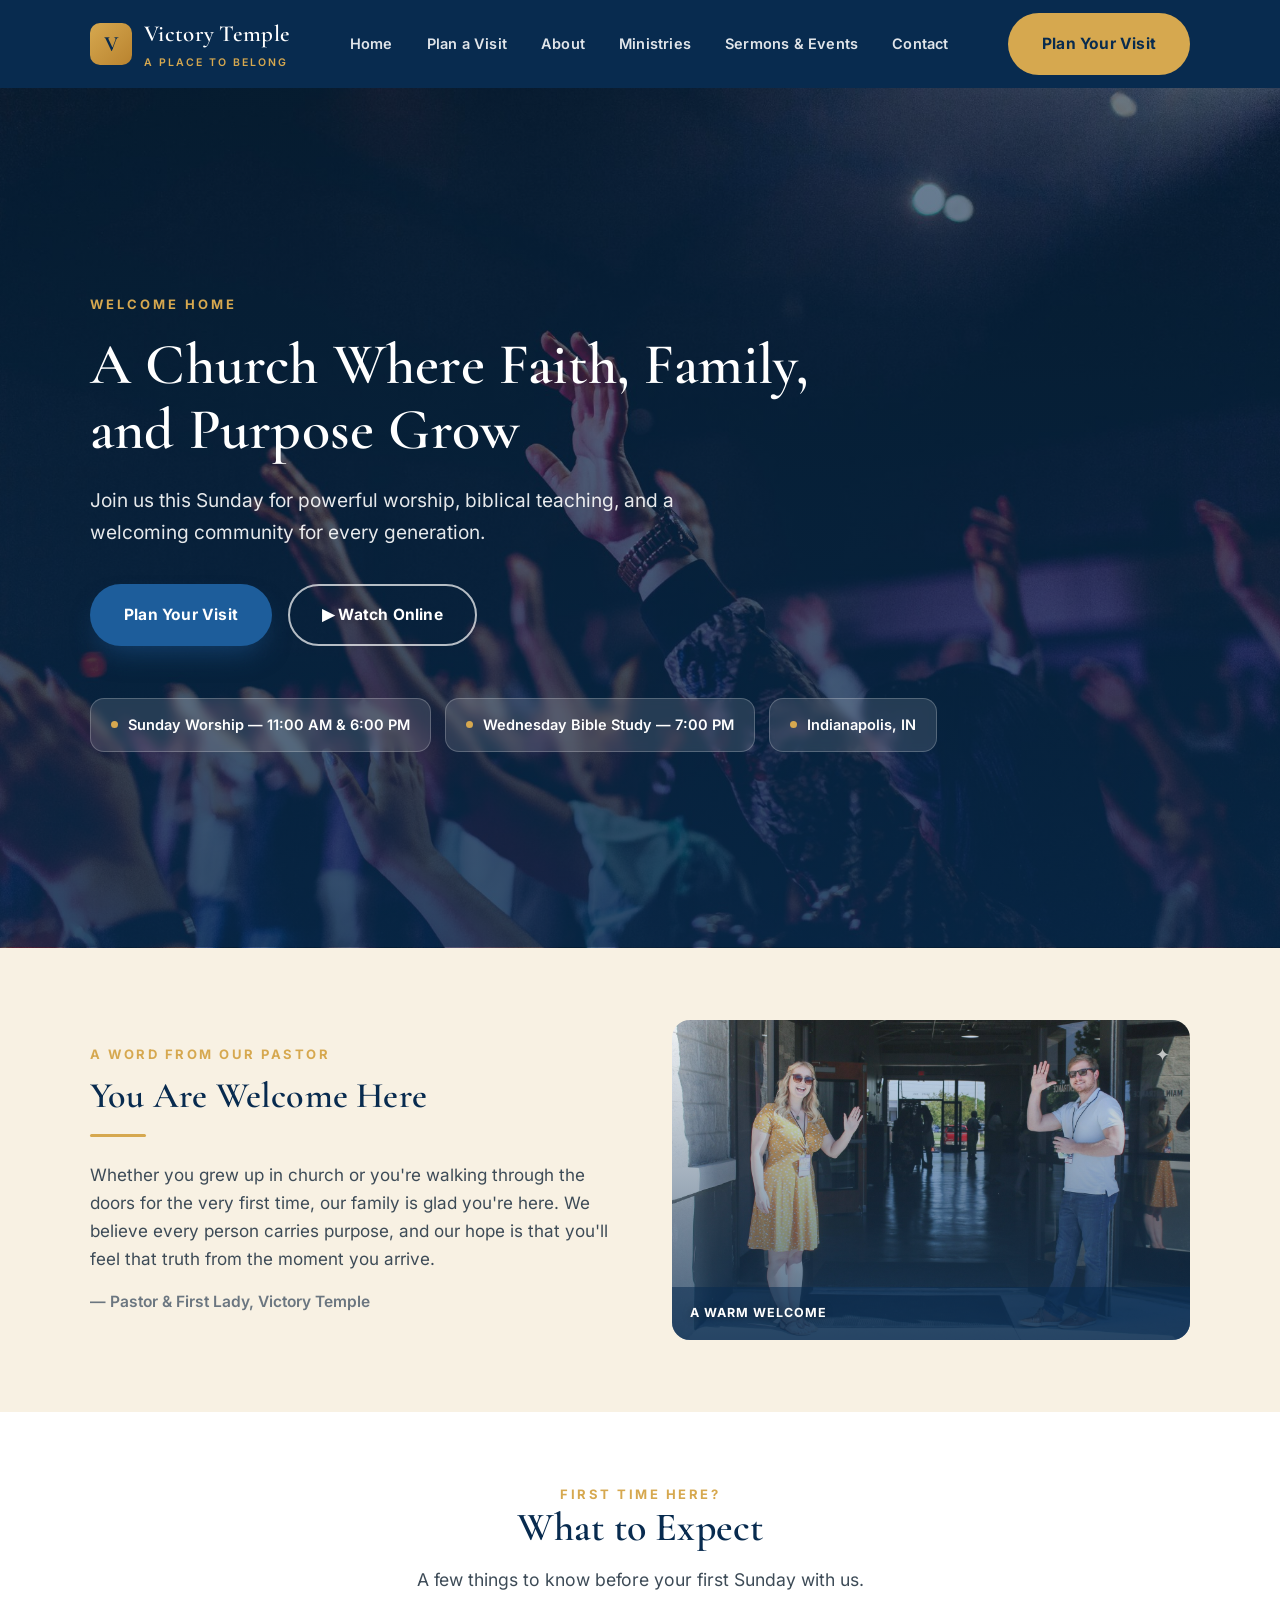
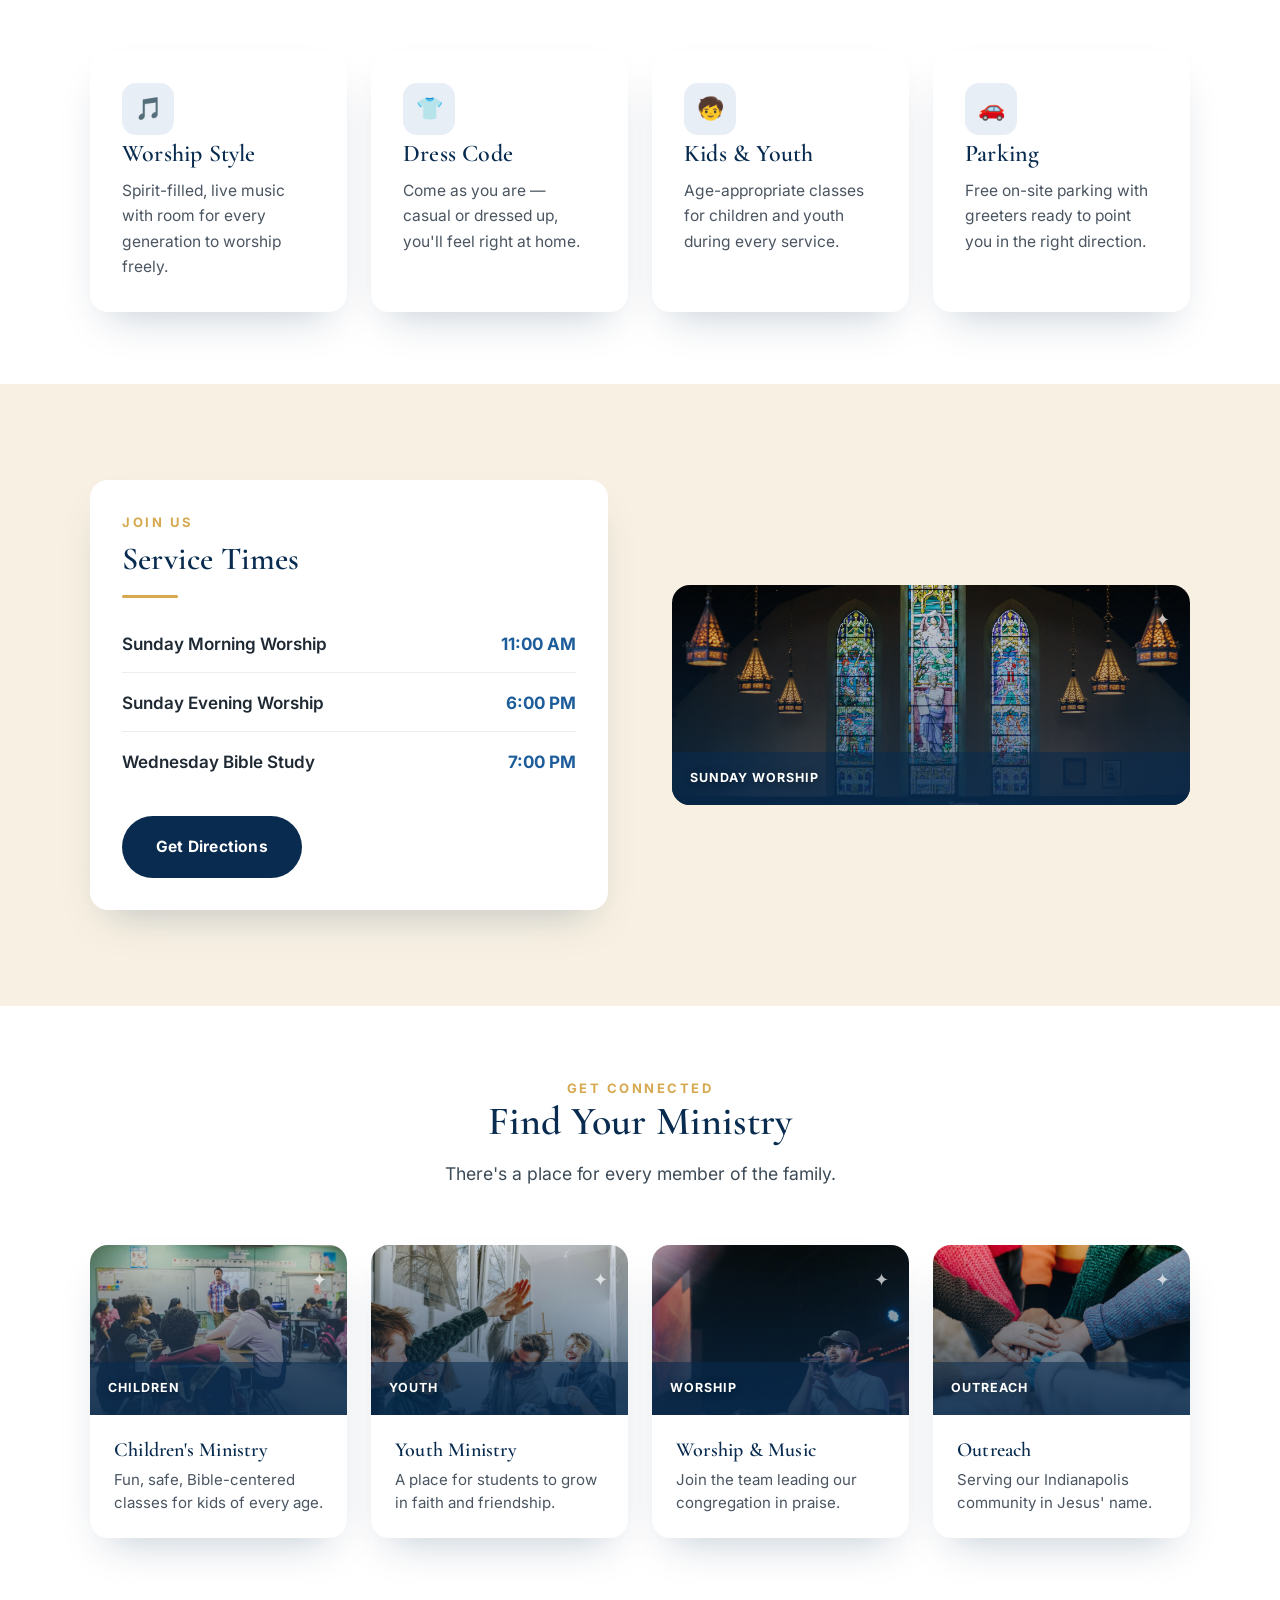
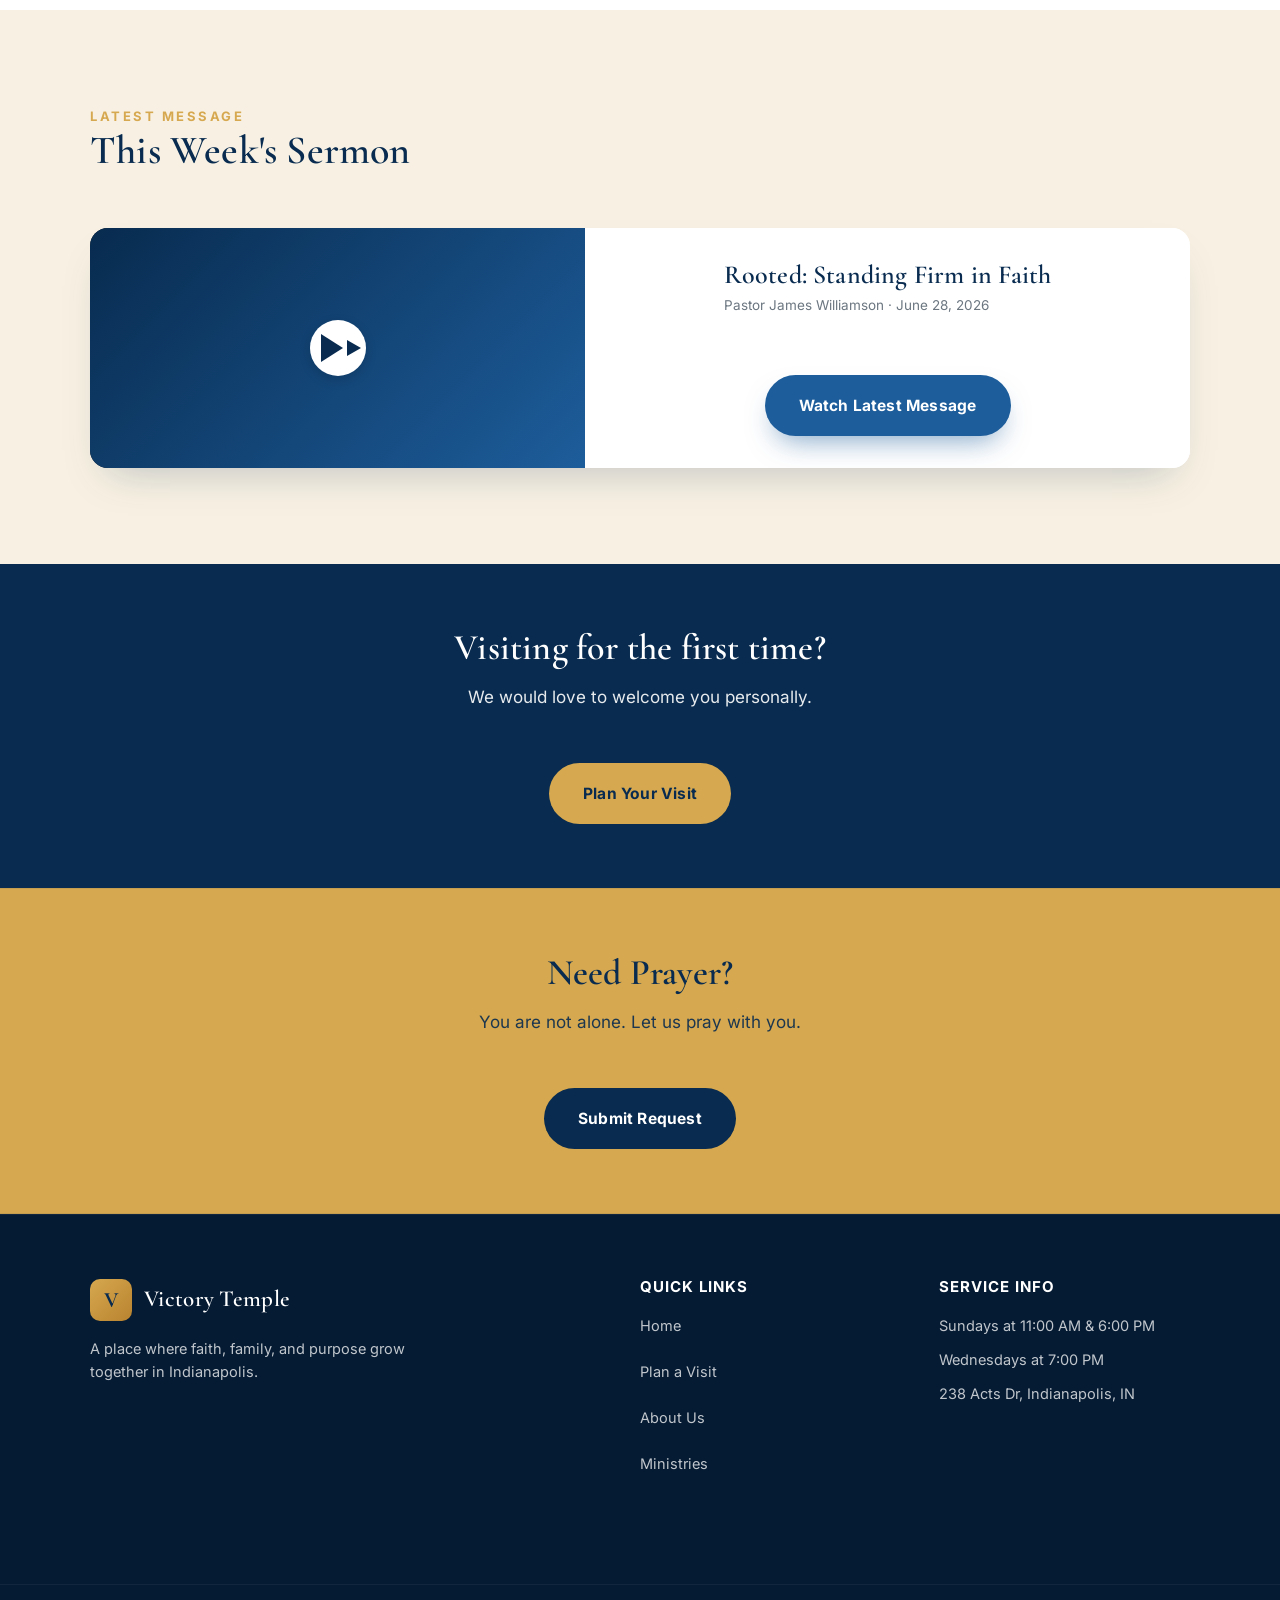
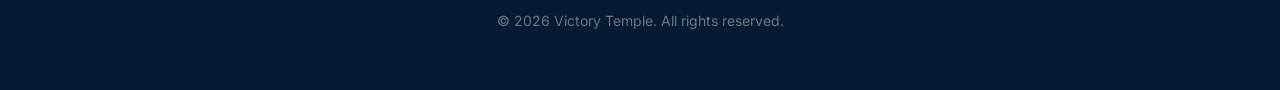
<file: index.html>
<!doctype html>
<html lang="en">
<head>
  <meta charset="UTF-8">
  <!-- CRITICAL FIXED LINE BELOW: Forces mobile screens to scale elements properly -->
  <meta name="viewport" content="width=device-width, initial-scale=1.0">
  <title>Victory Temple — Home</title>
  <link rel="stylesheet" href="styles.css">
</head>
<body>
<header class="site">
  <div class="header-inner">
    <a href="index.html" style="text-decoration:none;">
      <div class="logo">
        <div class="logo-mark">V</div>
        <div class="logo-text">Victory Temple<span>A Place to Belong</span></div>
      </div>
    </a>
    <nav class="primary">
      <a href="index.html">Home</a>
      <a href="plan-a-visit.html">Plan a Visit</a>
      <a href="about.html">About</a>
      <a href="ministries.html">Ministries</a>
      <a href="contact.html#sermons">Sermons &amp; Events</a>
      <a href="contact.html#contact">Contact</a>
    </nav>
    <div class="header-cta">
      <a class="btn btn-gold" href="plan-a-visit.html">Plan Your Visit</a>
    </div>
    <!-- Functional Hamburger Button -->
    <button class="hamburger-btn" aria-label="Open menu" aria-expanded="false" onclick="toggleMobileMenu()">
      <span></span><span></span><span></span>
    </button>
  </div>
  <!-- Mobile Drawer Menu -->
  <div class="mobile-nav-panel" id="mobileMenu">
    <a href="index.html">Home</a>
    <a href="plan-a-visit.html">Plan a Visit</a>
    <a href="about.html">About</a>
    <a href="ministries.html">Ministries</a>
    <a href="contact.html#sermons">Sermons &amp; Events</a>
    <a href="contact.html#contact">Contact</a>
    <a class="btn btn-gold" href="plan-a-visit.html">Plan Your Visit</a>
  </div>
</header>

<a href="plan-a-visit.html" class="mobile-sticky-visit">Plan Your Visit</a>

<section class="hero" style="--photo-a:url('assets/images/hero-worship.jpg');">
  <div class="hero-bg"></div>
  <div class="hero-inner">
    <div class="hero-eyebrow">Welcome Home</div>
    <h1>A Church Where Faith, Family, and Purpose Grow</h1>
    <p class="sub">Join us this Sunday for powerful worship, biblical teaching, and a welcoming community for every generation.</p>
    <div class="hero-ctas">
      <a class="btn btn-primary" href="plan-a-visit.html">Plan Your Visit</a>
      <a class="btn btn-outline" href="contact.html#sermons">▶ Watch Online</a>
    </div>
    <div class="hero-facts">
      <div class="fact-pill"><span class="dot"></span>Sunday Worship — 11:00 AM &amp; 6:00 PM</div>
      <div class="fact-pill"><span class="dot"></span>Wednesday Bible Study — 7:00 PM</div>
      <div class="fact-pill"><span class="dot"></span>Indianapolis, IN</div>
    </div>
  </div>
</section>

<section class="tight">
  <div class="wrap">
    <div class="two-col">
      <div>
        <div class="eyebrow">A Word From Our Pastor</div>
        <h2 class="section-title-large">You Are Welcome Here</h2>
        <div class="divider"></div>
        <p class="body-text">Whether you grew up in church or you're walking through the doors for the very first time, our family is glad you're here. We believe every person carries purpose, and our hope is that you'll feel that truth from the moment you arrive.</p>
        <p style="margin-top:16px; font-size:15.5px; color:#6b7680; font-weight:600;">— Pastor &amp; First Lady, Victory Temple</p>
      </div>
      <div class="photo photo-welcome" style="min-height:320px;"><div class="tag">A Warm Welcome</div></div>
    </div>
  </div>
</section>

<section class="tight" style="background:#fff;">
  <div class="wrap">
    <div class="section-head center">
      <div class="eyebrow">First Time Here?</div>
      <h2>What to Expect</h2>
      <p>A few things to know before your first Sunday with us.</p>
    </div>
    <div class="four-col">
      <div class="card">
        <div class="icon-badge">🎵</div>
        <h3>Worship Style</h3>
        <p>Spirit-filled, live music with room for every generation to worship freely.</p>
      </div>
      <div class="card">
        <div class="icon-badge">👕</div>
        <h3>Dress Code</h3>
        <p>Come as you are — casual or dressed up, you'll feel right at home.</p>
      </div>
      <div class="card">
        <div class="icon-badge">🧒</div>
        <h3>Kids &amp; Youth</h3>
        <p>Age-appropriate classes for children and youth during every service.</p>
      </div>
      <div class="card">
        <div class="icon-badge">🚗</div>
        <h3>Parking</h3>
        <p>Free on-site parking with greeters ready to point you in the right direction.</p>
      </div>
    </div>
  </div>
</section>

<section>
  <div class="wrap">
    <div class="two-col alignment-stretch-mobile">
      <div class="card service-card-inner">
        <div class="eyebrow">Join Us</div>
        <h2 class="section-title-med">Service Times</h2>
        <div class="divider"></div>
        <div class="service-rows-container">
          <div class="service-row">
            <span class="service-name">Sunday Morning Worship</span><span class="service-time">11:00 AM</span>
          </div>
          <div class="service-row">
            <span class="service-name">Sunday Evening Worship</span><span class="service-time">6:00 PM</span>
          </div>
          <div class="service-row no-border">
            <span class="service-name">Wednesday Bible Study</span><span class="service-time">7:00 PM</span>
          </div>
        </div>
        <a class="btn btn-navy directions-btn" href="https://www.google.com/maps/search/?api=1&query=238+Acts+Dr+Indianapolis+IN+46224" target="_blank" rel="noopener">Get Directions</a>
      </div>
      <div class="photo photo-sanctuary custom-mobile-photo-height"><div class="tag">Sunday Worship</div></div>
    </div>
  </div>
</section>

<section class="tight" style="background:#fff;">
  <div class="wrap">
    <div class="section-head center">
      <div class="eyebrow">Get Connected</div>
      <h2>Find Your Ministry</h2>
      <p>There's a place for every member of the family.</p>
    </div>
    <div class="four-col">
      <div class="tile">
        <div class="photo photo-children"><div class="tag">Children</div></div>
        <div class="tile-body"><h3>Children's Ministry</h3><p>Fun, safe, Bible-centered classes for kids of every age.</p></div>
      </div>
      <div class="tile">
        <div class="photo photo-youth"><div class="tag">Youth</div></div>
        <div class="tile-body"><h3>Youth Ministry</h3><p>A place for students to grow in faith and friendship.</p></div>
      </div>
      <div class="tile">
        <div class="photo photo-worship"><div class="tag">Worship</div></div>
        <div class="tile-body"><h3>Worship &amp; Music</h3><p>Join the team leading our congregation in praise.</p></div>
      </div>
      <div class="tile">
        <div class="photo photo-outreach"><div class="tag">Outreach</div></div>
        <div class="tile-body"><h3>Outreach</h3><p>Serving our Indianapolis community in Jesus' name.</p></div>
      </div>
    </div>
  </div>
</section>

<section>
  <div class="wrap">
    <div class="section-head">
      <div class="eyebrow">Latest Message</div>
      <h2>This Week's Sermon</h2>
    </div>
    <div class="video-card">
      <div class="video-thumb"><div class="play-btn"></div></div>
      <div class="video-meta">
        <div class="video-text-container">
          <h3>Rooted: Standing Firm in Faith</h3>
          <span class="video-subtext">Pastor James Williamson · June 28, 2026</span>
        </div>
        <a class="btn btn-primary video-cta-btn" href="contact.html#sermons">Watch Latest Message</a>
      </div>
    </div>
  </div>
</section>

<div class="banner blue">
  <div class="wrap banner-wrap">
    <h2>Visiting for the first time?</h2>
    <p>We would love to welcome you personally.</p>
    <a class="btn btn-gold" href="plan-a-visit.html">Plan Your Visit</a>
  </div>
</div>

<div class="banner gold">
  <div class="wrap banner-wrap">
    <h2>Need Prayer?</h2>
    <p>You are not alone. Let us pray with you.</p>
    <a class="btn btn-navy" href="contact.html#contact">Submit Request</a>
  </div>
</div>

<footer class="site-footer">
  <div class="wrap footer-grid">
    <div>
      <div class="logo">
        <div class="logo-mark">V</div>
        <div class="logo-text">Victory Temple</div>
      </div>
      <p class="footer-desc">A place where faith, family, and purpose grow together in Indianapolis.</p>
    </div>
    <div>
      <h4>Quick Links</h4>
      <div class="footer-links">
        <a href="index.html">Home</a>
        <a href="plan-a-visit.html">Plan a Visit</a>
        <a href="about.html">About Us</a>
        <a href="ministries.html">Ministries</a>
      </div>
    </div>
    <div>
      <h4>Service Info</h4>
      <p class="footer-info">Sundays at 11:00 AM &amp; 6:00 PM</p>
      <p class="footer-info">Wednesdays at 7:00 PM</p>
      <p class="footer-info">238 Acts Dr, Indianapolis, IN</p>
    </div>
  </div>
  <div class="footer-bottom">
    <p>&copy; 2026 Victory Temple. All rights reserved.</p>
  </div>
</footer>

<script>
  function toggleMobileMenu() {
    const panel = document.getElementById('mobileMenu');
    const btn = document.querySelector('.hamburger-btn');
    const isOpen = panel.classList.toggle('active');
    btn.setAttribute('aria-expanded', isOpen);
    btn.classList.toggle('open');
  }
</script>
</body>
</html>
</file>
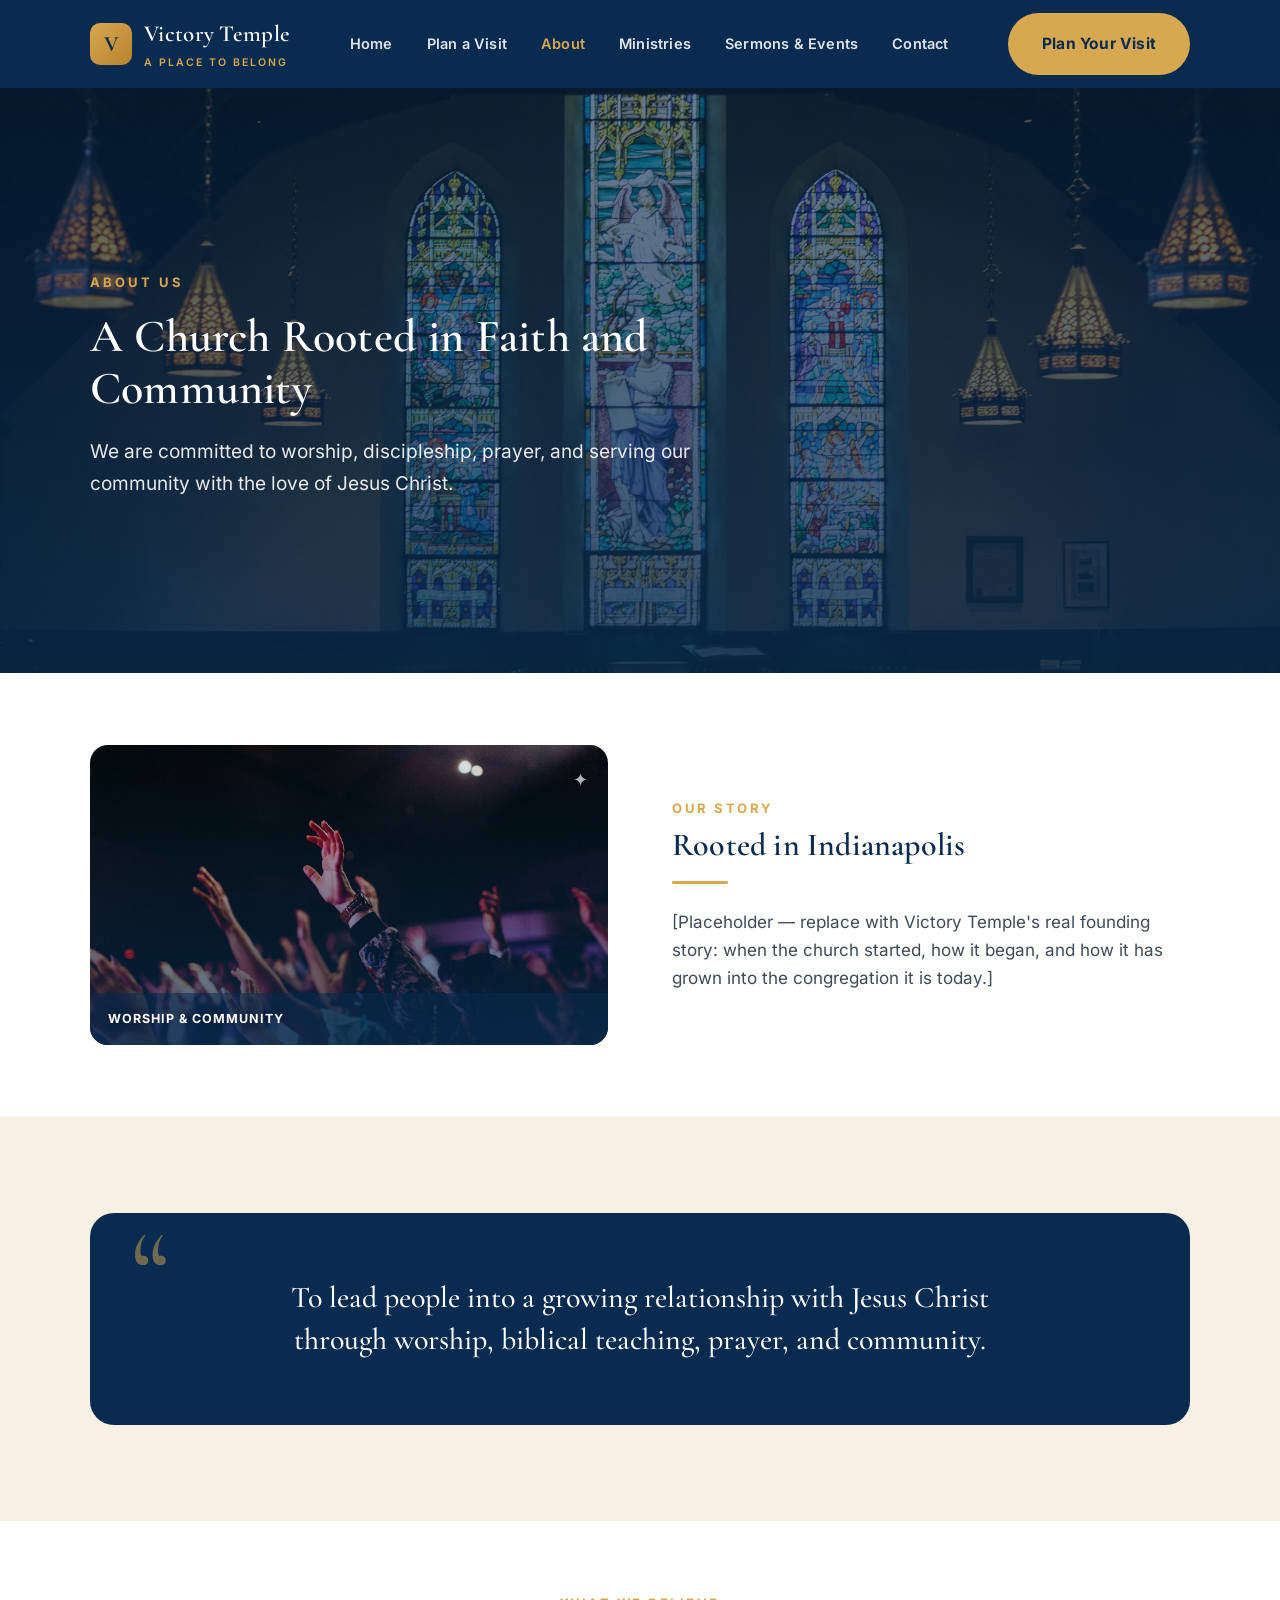
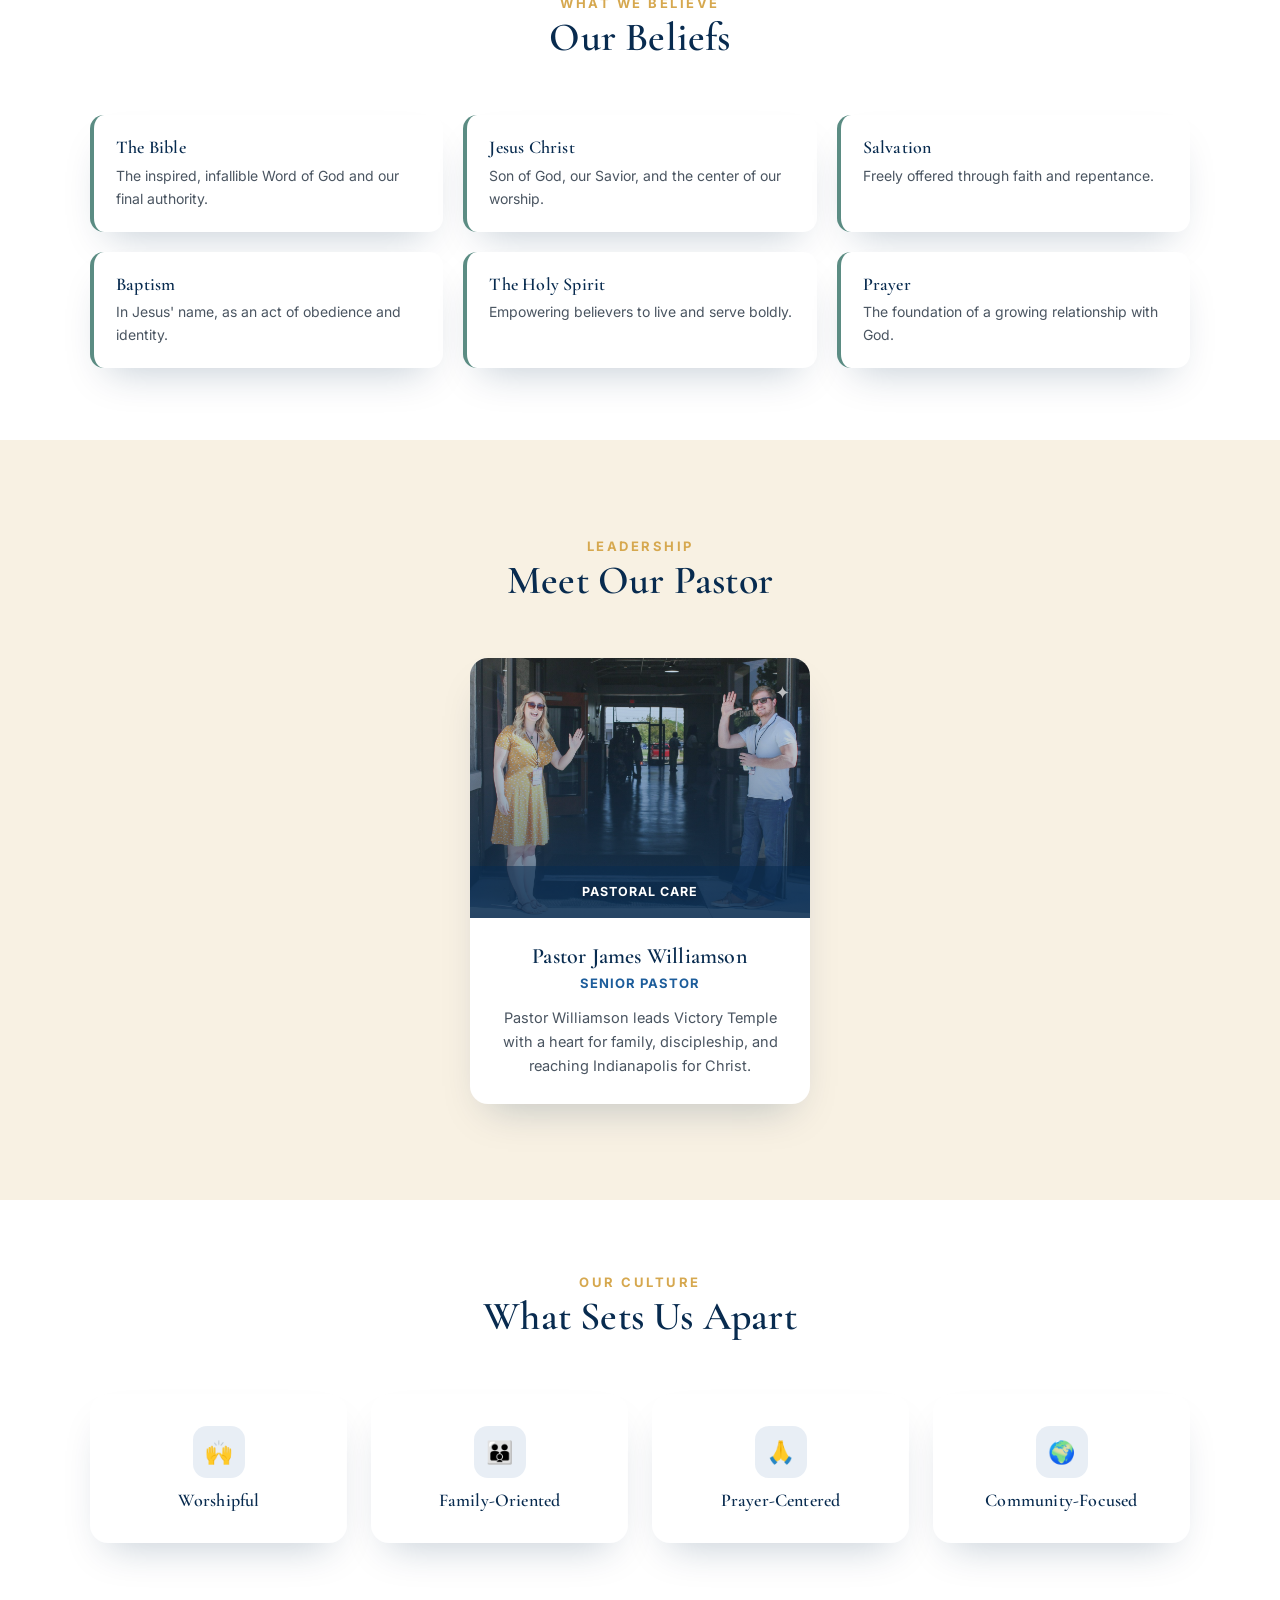
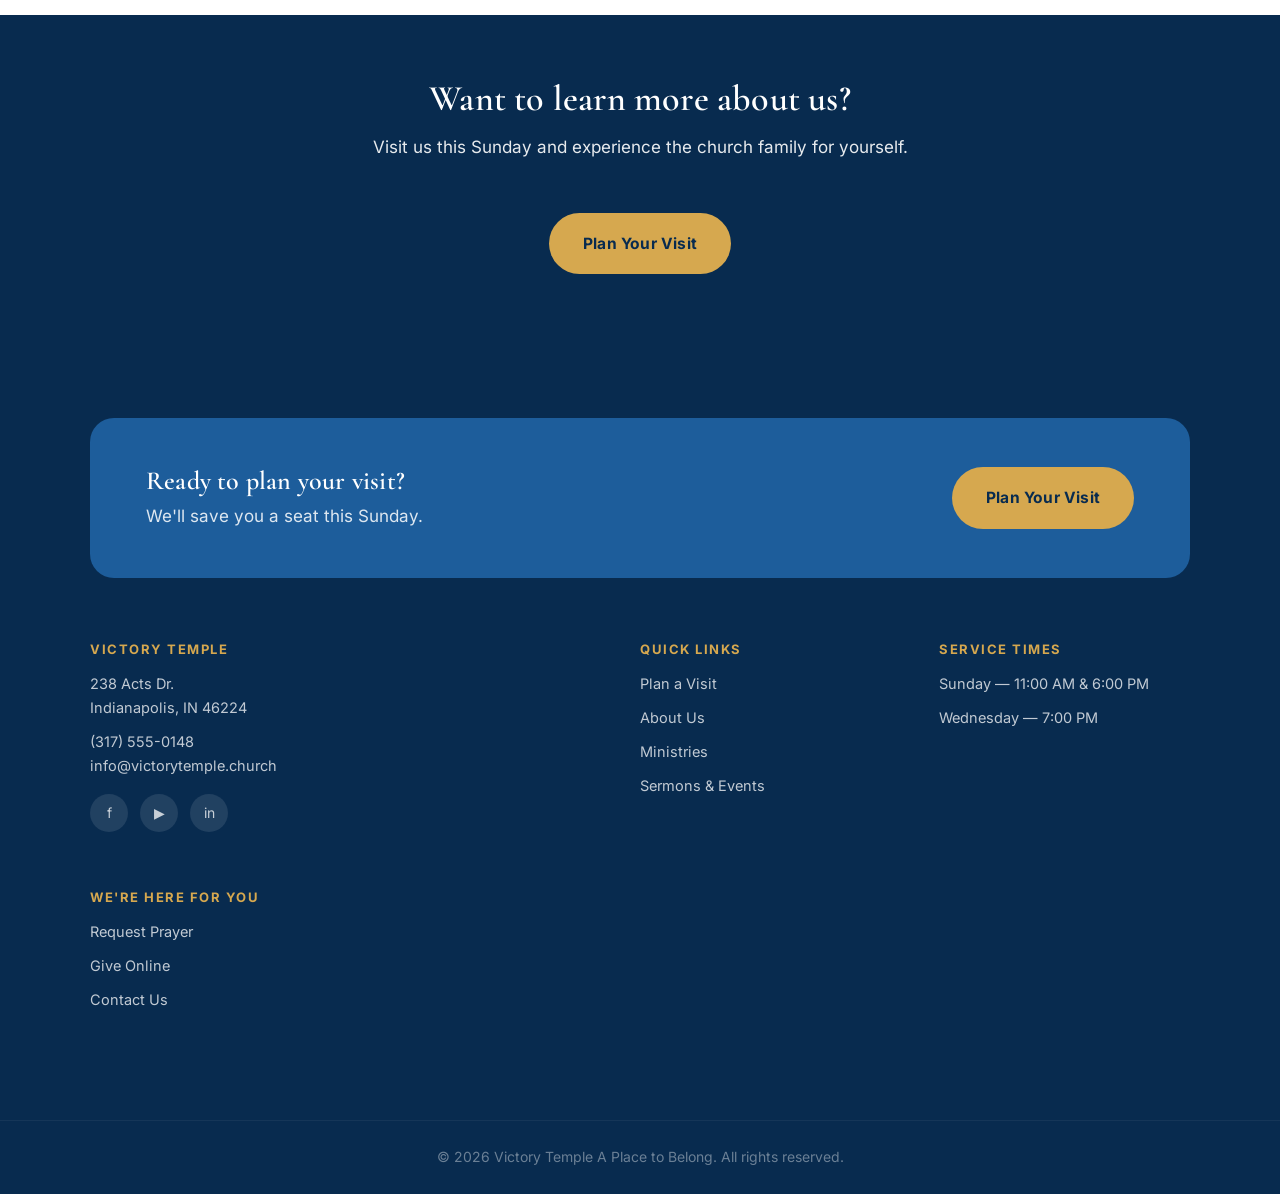
<file: about.html>
<!doctype html>
<html lang="en">
<head>
<meta charset="UTF-8">
<!-- CRITICAL FIXED LINE BELOW: Forces mobile screens to scale elements properly -->
<meta name="viewport" content="width=device-width, initial-scale=1.0">
<title>Victory Temple — About</title>
<link rel="stylesheet" href="styles.css">
</head>
<body>
<header class="site">
  <div class="header-inner">
    <a href="index.html" style="text-decoration:none;"><div class="logo">
      <div class="logo-mark">V</div>
      <div class="logo-text">Victory Temple<span>A Place to Belong</span></div>
    </div></a>
    <nav class="primary">
      <a href="index.html">Home</a>
      <a href="plan-a-visit.html">Plan a Visit</a>
      <a href="about.html" style="color:var(--gold);">About</a>
      <a href="ministries.html">Ministries</a>
      <a href="contact.html#sermons">Sermons &amp; Events</a>
      <a href="contact.html#contact">Contact</a>
    </nav>
    <div class="header-cta"><a class="btn btn-gold" href="plan-a-visit.html">Plan Your Visit</a></div>
    <button class="hamburger-btn" aria-label="Open menu" aria-expanded="false">
      <span></span><span></span><span></span>
    </button>
  </div>
  <div class="mobile-nav-panel">
    <a href="index.html">Home</a>
      <a href="plan-a-visit.html">Plan a Visit</a>
      <a href="about.html" style="color:var(--gold);">About</a>
      <a href="ministries.html">Ministries</a>
      <a href="contact.html#sermons">Sermons &amp; Events</a>
      <a href="contact.html#contact">Contact</a>
    <a class="btn btn-gold" href="plan-a-visit.html">Plan Your Visit</a>
  </div>
</header>

<a href="plan-a-visit.html" class="mobile-sticky-visit">Plan Your Visit</a>

<section class="hero short" style="--photo-a:url('assets/images/sanctuary.jpg');">
  <div class="hero-bg"></div>
  <div class="hero-inner">
    <div class="hero-eyebrow">About Us</div>
    <h1>A Church Rooted in Faith and Community</h1>
    <p class="sub">We are committed to worship, discipleship, prayer, and serving our community with the love of Jesus Christ.</p>
  </div>
</section>

<section class="tight" style="background:#fff;">
  <div class="wrap">
    <div class="two-col">
      <div class="photo photo-congregation" style="min-height:300px;"><div class="tag">Worship &amp; Community</div></div>
      <div>
        <div class="eyebrow">Our Story</div>
        <h2 style="font-size:32px; margin-top:8px;">Rooted in Indianapolis</h2>
        <div class="divider"></div>
        <p style="font-size:17px; color:#3d4b57;">[Placeholder — replace with Victory Temple's real founding story: when the church started, how it began, and how it has grown into the congregation it is today.]</p>
      </div>
    </div>
  </div>
</section>

<section>
  <div class="wrap">
    <div class="mission">
      <p>To lead people into a growing relationship with Jesus Christ through worship, biblical teaching, prayer, and community.</p>
    </div>
  </div>
</section>

<section class="tight" style="background:#fff;">
  <div class="wrap">
    <div class="section-head center">
      <div class="eyebrow">What We Believe</div>
      <h2>Our Beliefs</h2>
    </div>
    <div class="belief-grid">
      <div class="belief"><h4>The Bible</h4><p>The inspired, infallible Word of God and our final authority.</p></div>
      <div class="belief"><h4>Jesus Christ</h4><p>Son of God, our Savior, and the center of our worship.</p></div>
      <div class="belief"><h4>Salvation</h4><p>Freely offered through faith and repentance.</p></div>
      <div class="belief"><h4>Baptism</h4><p>In Jesus' name, as an act of obedience and identity.</p></div>
      <div class="belief"><h4>The Holy Spirit</h4><p>Empowering believers to live and serve boldly.</p></div>
      <div class="belief"><h4>Prayer</h4><p>The foundation of a growing relationship with God.</p></div>
    </div>
  </div>
</section>

<section id="leadership">
  <div class="wrap">
    <div class="section-head center">
      <div class="eyebrow">Leadership</div>
      <h2>Meet Our Pastor</h2>
    </div>
    <div style="max-width:340px; margin:0 auto;">
      <div class="leader-card">
        <div class="photo photo-pastor"><div class="tag">Pastoral Care</div></div>
        <div class="info">
          <h3>Pastor James Williamson</h3>
          <div class="role">Senior Pastor</div>
          <p class="bio">Pastor Williamson leads Victory Temple with a heart for family, discipleship, and reaching Indianapolis for Christ.</p>
        </div>
      </div>
    </div>
  </div>
</section>

<section class="tight" style="background:#fff;">
  <div class="wrap">
    <div class="section-head center">
      <div class="eyebrow">Our Culture</div>
      <h2>What Sets Us Apart</h2>
    </div>
    <div class="four-col">
      <div class="card" style="text-align:center;"><div class="icon-badge" style="margin:0 auto;">🙌</div><h3 style="font-size:18px; margin-top:12px;">Worshipful</h3></div>
      <div class="card" style="text-align:center;"><div class="icon-badge" style="margin:0 auto;">👪</div><h3 style="font-size:18px; margin-top:12px;">Family-Oriented</h3></div>
      <div class="card" style="text-align:center;"><div class="icon-badge" style="margin:0 auto;">🙏</div><h3 style="font-size:18px; margin-top:12px;">Prayer-Centered</h3></div>
      <div class="card" style="text-align:center;"><div class="icon-badge" style="margin:0 auto;">🌍</div><h3 style="font-size:18px; margin-top:12px;">Community-Focused</h3></div>
    </div>
  </div>
</section>

<div class="banner blue">
  <div class="wrap">
    <h2>Want to learn more about us?</h2>
    <p>Visit us this Sunday and experience the church family for yourself.</p>
    <a class="btn btn-gold" href="plan-a-visit.html">Plan Your Visit</a>
  </div>
</div>

<footer class="site">
  <div class="footer-cta">
    <div>
      <h3>Ready to plan your visit?</h3>
      <p style="margin-top:6px; color:rgba(255,255,255,0.85);">We'll save you a seat this Sunday.</p>
    </div>
    <a class="btn btn-gold" href="plan-a-visit.html">Plan Your Visit</a>
  </div>
  <div class="footer-grid">
    <div>
      <h4>Victory Temple</h4>
      <p>238 Acts Dr.<br>Indianapolis, IN 46224</p>
      <p>(317) 555-0148<br>info@victorytemple.church</p>
      <div class="social-row"><a href="https://facebook.com" target="_blank" rel="noopener" aria-label="Facebook">f</a><a href="https://youtube.com" target="_blank" rel="noopener" aria-label="YouTube">▶</a><a href="https://instagram.com" target="_blank" rel="noopener" aria-label="Instagram">in</a></div>
    </div>
    <div>
      <h4>Quick Links</h4>
      <a href="plan-a-visit.html">Plan a Visit</a><a href="about.html">About Us</a><a href="ministries.html">Ministries</a><a href="contact.html#sermons">Sermons &amp; Events</a>
    </div>
    <div>
      <h4>Service Times</h4>
      <p>Sunday — 11:00 AM &amp; 6:00 PM</p>
      <p>Wednesday — 7:00 PM</p>
    </div>
    <div>
      <h4>We're Here for You</h4>
      <a href="contact.html#prayer">Request Prayer</a><a href="contact.html#give">Give Online</a><a href="contact.html#contact">Contact Us</a>
    </div>
  </div>
  <div class="footer-bottom">© 2026 Victory Temple A Place to Belong. All rights reserved.</div>
</footer>

<script src="script.js"></script>
</body>
</html>
</file>
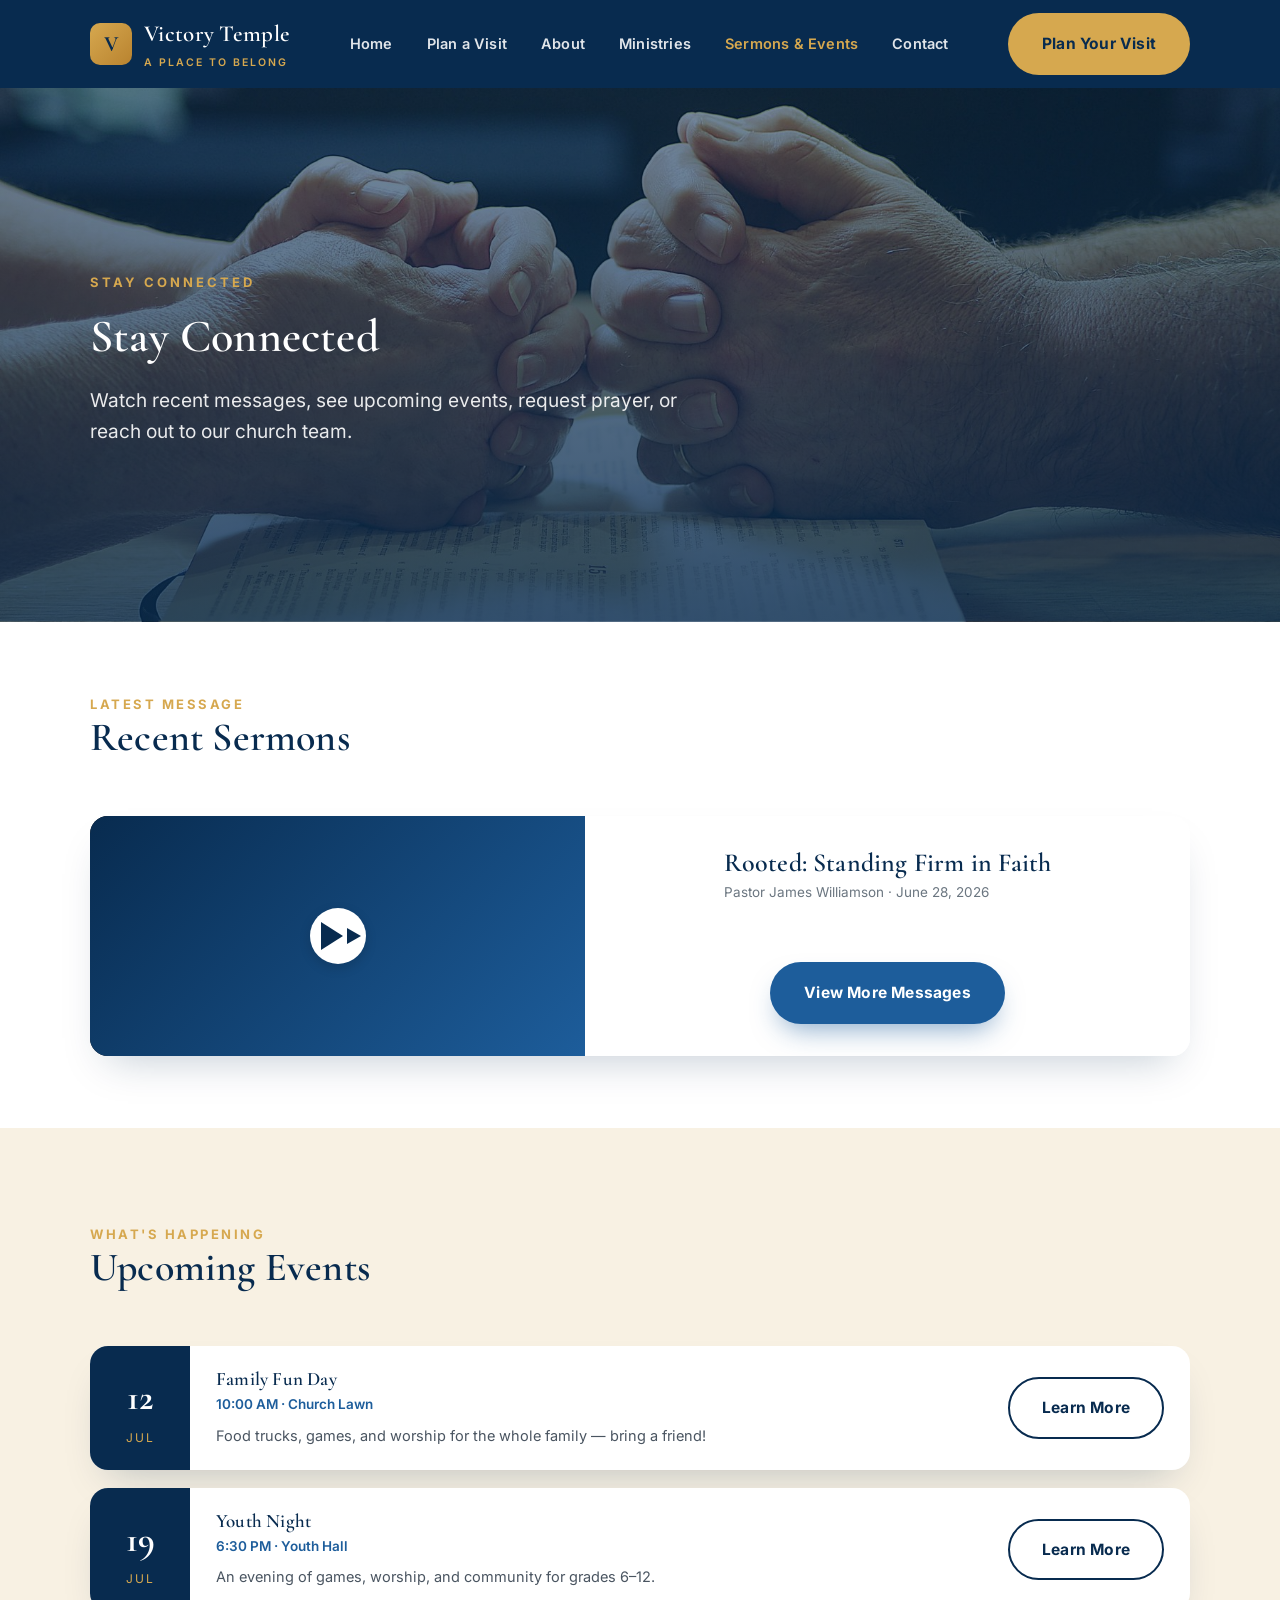
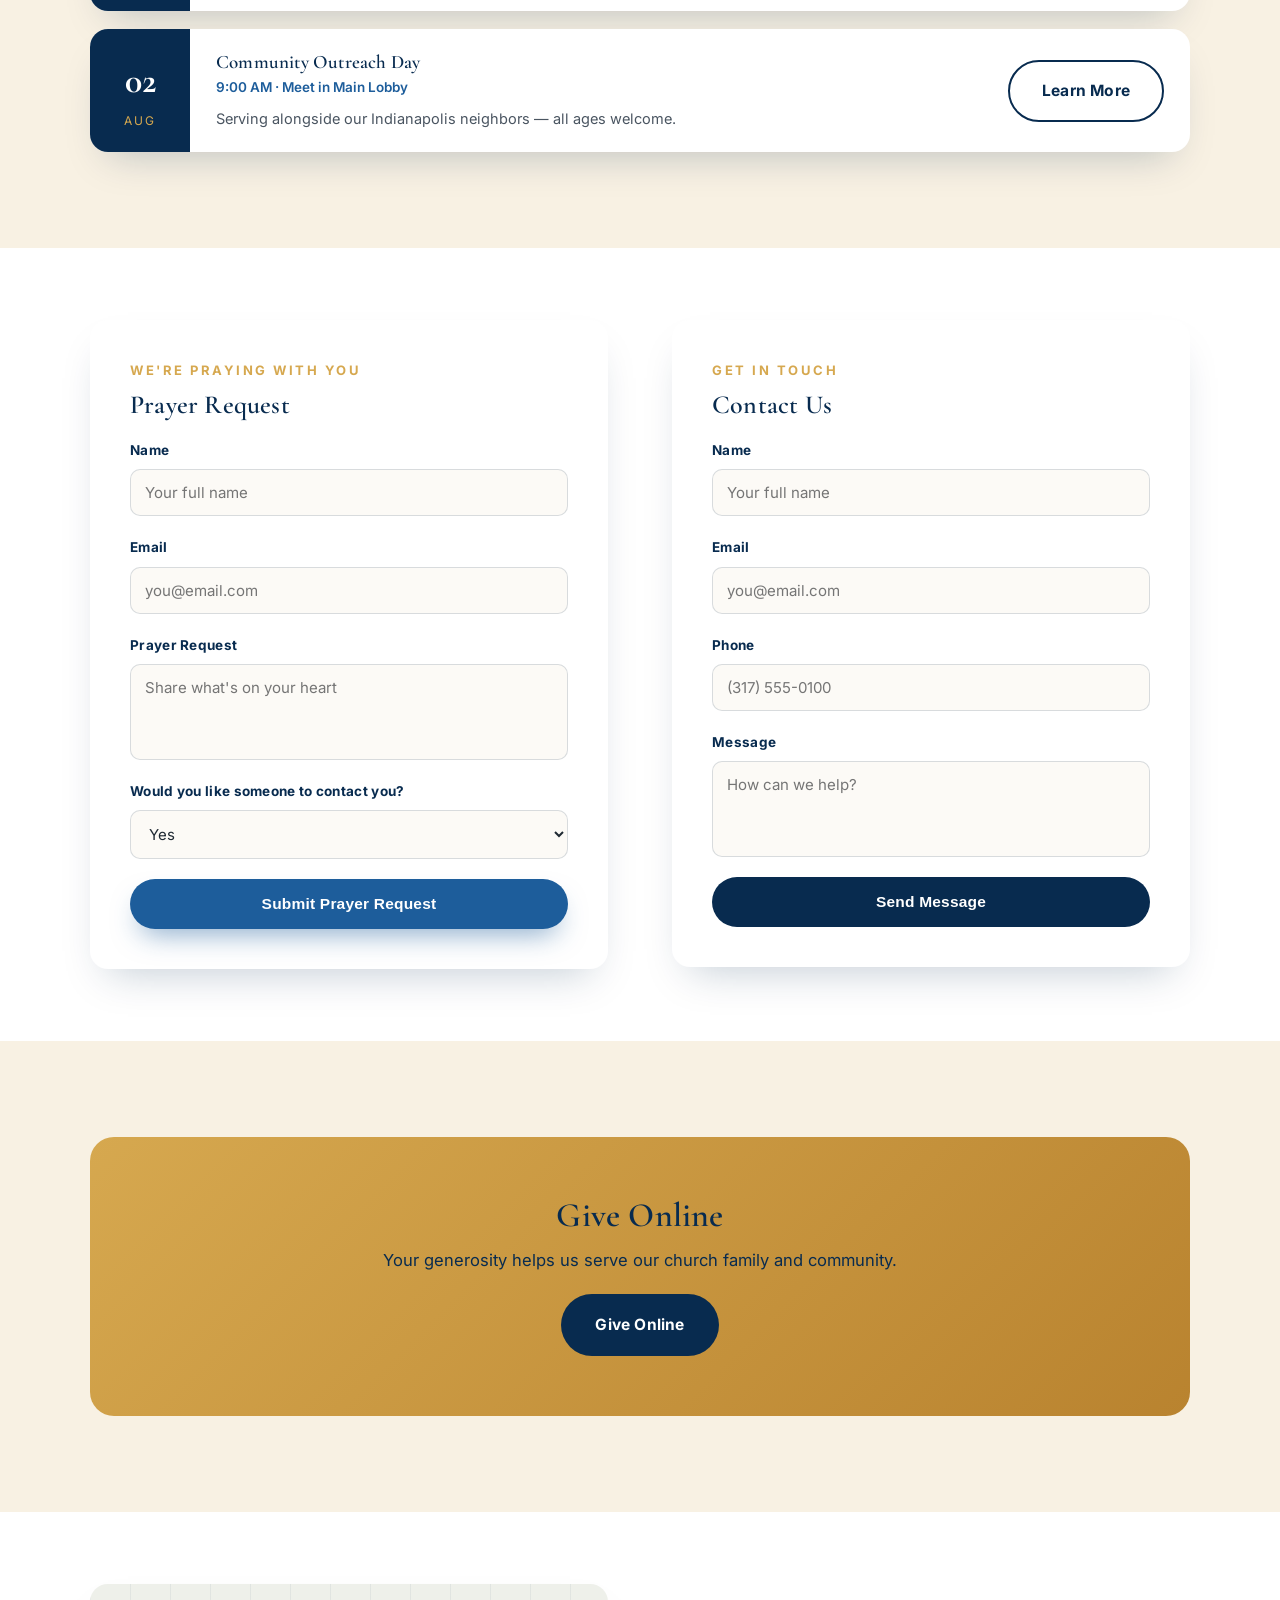
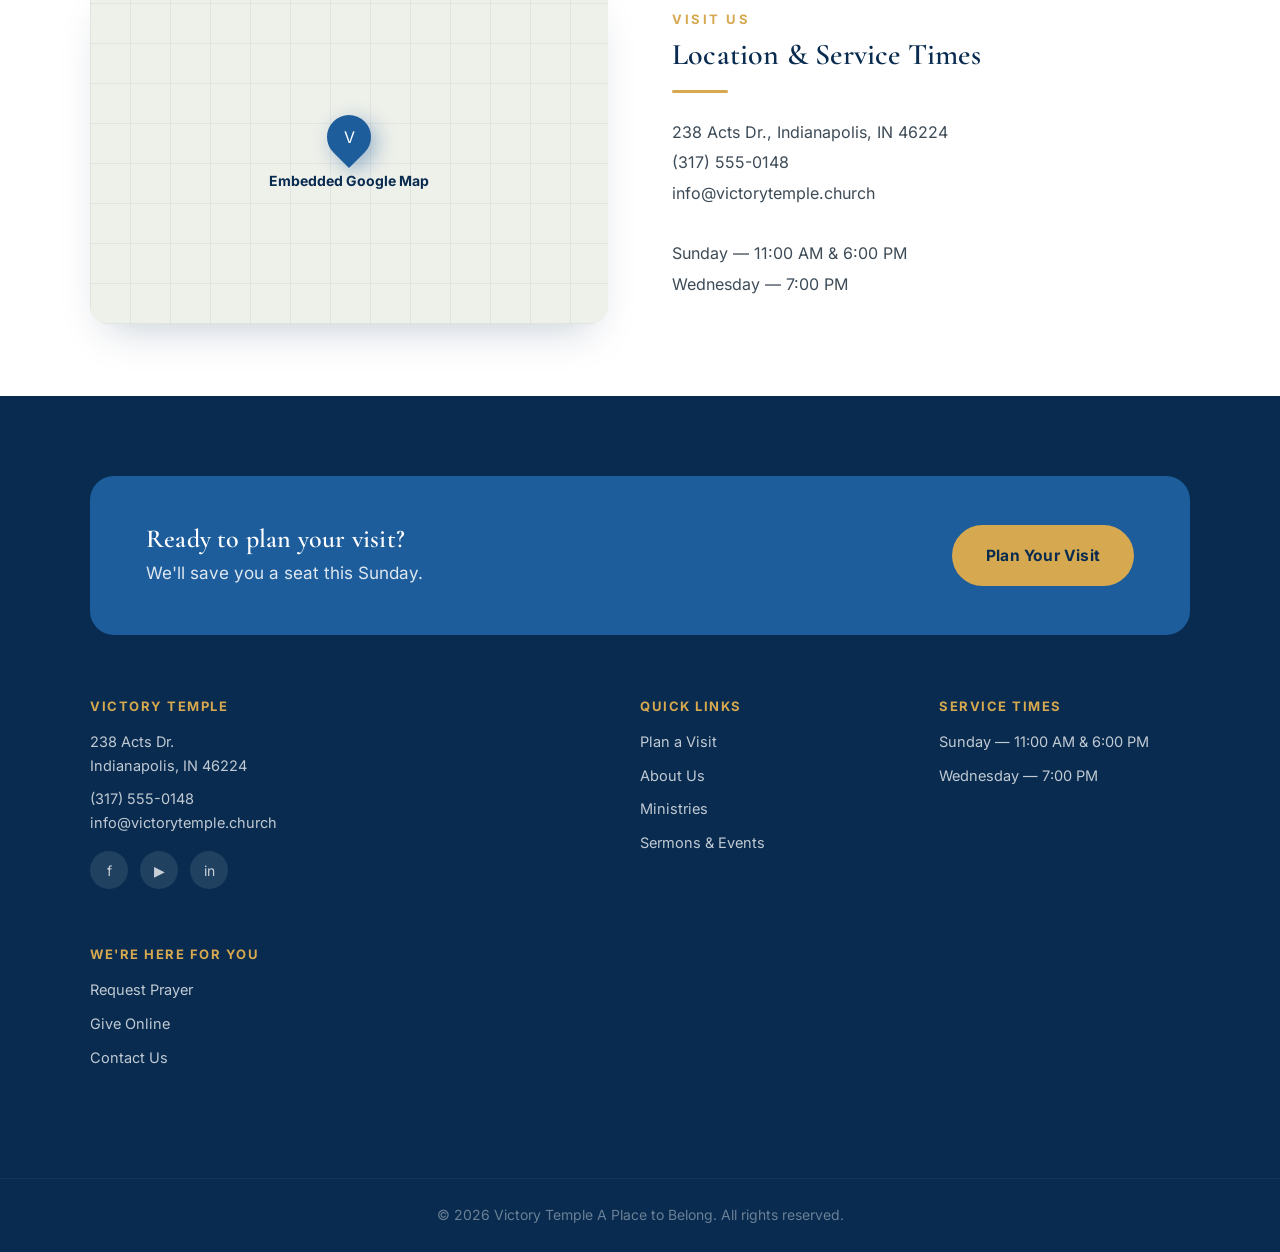
<file: contact.html>
<!doctype html>
<html lang="en">
<head>
<meta charset="UTF-8">
<!-- CRITICAL FIXED LINE BELOW: Forces mobile screens to scale elements properly -->
<meta name="viewport" content="width=device-width, initial-scale=1.0">
<title>Victory Temple — Sermons, Events &amp; Contact</title>
<link rel="stylesheet" href="styles.css">
</head>
<body>
<header class="site">
  <div class="header-inner">
    <a href="index.html" style="text-decoration:none;"><div class="logo">
      <div class="logo-mark">V</div>
      <div class="logo-text">Victory Temple<span>A Place to Belong</span></div>
    </div></a>
    <nav class="primary">
      <a href="index.html">Home</a>
      <a href="plan-a-visit.html">Plan a Visit</a>
      <a href="about.html">About</a>
      <a href="ministries.html">Ministries</a>
      <a href="contact.html#sermons" style="color:var(--gold);">Sermons &amp; Events</a>
      <a href="contact.html#contact">Contact</a>
    </nav>
    <div class="header-cta"><a class="btn btn-gold" href="plan-a-visit.html">Plan Your Visit</a></div>
    <button class="hamburger-btn" aria-label="Open menu" aria-expanded="false">
      <span></span><span></span><span></span>
    </button>
  </div>
  <div class="mobile-nav-panel">
    <a href="index.html">Home</a>
      <a href="plan-a-visit.html">Plan a Visit</a>
      <a href="about.html">About</a>
      <a href="ministries.html">Ministries</a>
      <a href="contact.html#sermons" style="color:var(--gold);">Sermons &amp; Events</a>
      <a href="contact.html#contact">Contact</a>
    <a class="btn btn-gold" href="plan-a-visit.html">Plan Your Visit</a>
  </div>
</header>

<a href="plan-a-visit.html" class="mobile-sticky-visit">Plan Your Visit</a>

<section class="hero short" style="--photo-a:url('assets/images/sermon.jpg');">
  <div class="hero-bg"></div>
  <div class="hero-inner">
    <div class="hero-eyebrow">Stay Connected</div>
    <h1>Stay Connected</h1>
    <p class="sub">Watch recent messages, see upcoming events, request prayer, or reach out to our church team.</p>
  </div>
</section>

<section class="tight" style="background:#fff;" id="sermons">
  <div class="wrap">
    <div class="section-head">
      <div class="eyebrow">Latest Message</div>
      <h2>Recent Sermons</h2>
    </div>
    <div class="video-card">
      <div class="video-thumb"><div class="play-btn"></div></div>
      <div class="video-meta">
        <div>
          <h3>Rooted: Standing Firm in Faith</h3>
          <span>Pastor James Williamson · June 28, 2026</span>
        </div>
        <a class="btn btn-primary" href="contact.html#sermons">View More Messages</a>
      </div>
    </div>
  </div>
</section>

<section id="events">
  <div class="wrap">
    <div class="section-head">
      <div class="eyebrow">What's Happening</div>
      <h2>Upcoming Events</h2>
    </div>
    <div style="display:flex; flex-direction:column; gap:18px;">
      <div class="event-card">
        <div class="event-date"><span class="day">12</span><span class="mon">Jul</span></div>
        <div class="event-body">
          <h3>Family Fun Day</h3>
          <div class="meta">10:00 AM · Church Lawn</div>
          <p>Food trucks, games, and worship for the whole family — bring a friend!</p>
        </div>
        <div style="display:flex; align-items:center; padding-right:26px;"><a class="btn btn-outline on-light" href="contact.html#contact">Learn More</a></div>
      </div>
      <div class="event-card">
        <div class="event-date"><span class="day">19</span><span class="mon">Jul</span></div>
        <div class="event-body">
          <h3>Youth Night</h3>
          <div class="meta">6:30 PM · Youth Hall</div>
          <p>An evening of games, worship, and community for grades 6–12.</p>
        </div>
        <div style="display:flex; align-items:center; padding-right:26px;"><a class="btn btn-outline on-light" href="contact.html#contact">Learn More</a></div>
      </div>
      <div class="event-card">
        <div class="event-date"><span class="day">02</span><span class="mon">Aug</span></div>
        <div class="event-body">
          <h3>Community Outreach Day</h3>
          <div class="meta">9:00 AM · Meet in Main Lobby</div>
          <p>Serving alongside our Indianapolis neighbors — all ages welcome.</p>
        </div>
        <div style="display:flex; align-items:center; padding-right:26px;"><a class="btn btn-outline on-light" href="contact.html#contact">Learn More</a></div>
      </div>
    </div>
  </div>
</section>

<section class="tight" style="background:#fff;">
  <div class="wrap">
    <div class="two-col" style="align-items:flex-start;">
      <div class="form-card" id="prayer">
        <div class="eyebrow">We're Praying With You</div>
        <h2 style="font-size:26px; margin-top:8px;">Prayer Request</h2>
        <!-- TODO: replace YOUR_FORM_ID with the real Formspree endpoint before launch -->
        <form action="https://formspree.io/f/YOUR_FORM_ID" method="POST">
          <input type="hidden" name="_subject" value="New Prayer Request — Victory Temple">
          <div style="margin-top:20px;">
            <div class="field"><label for="pr-name">Name</label><input id="pr-name" name="Name" placeholder="Your full name" required></div>
            <div class="field"><label for="pr-email">Email</label><input id="pr-email" name="Email" type="email" placeholder="you@email.com" required></div>
            <div class="field"><label for="pr-request">Prayer Request</label><textarea id="pr-request" name="Prayer request" placeholder="Share what's on your heart" required></textarea></div>
            <div class="field"><label for="pr-contact">Would you like someone to contact you?</label>
              <select id="pr-contact" name="Contact me">
                <option>Yes</option>
                <option>No</option>
              </select>
            </div>
          </div>
          <button type="submit" class="btn btn-primary" style="width:100%; justify-content:center; border:none; cursor:pointer;">Submit Prayer Request</button>
        </form>
      </div>
      <div class="form-card" id="contact">
        <div class="eyebrow">Get In Touch</div>
        <h2 style="font-size:26px; margin-top:8px;">Contact Us</h2>
        <!-- TODO: replace YOUR_FORM_ID with the real Formspree endpoint before launch -->
        <form action="https://formspree.io/f/YOUR_FORM_ID" method="POST">
          <input type="hidden" name="_subject" value="New Contact Form submission — Victory Temple">
          <div style="margin-top:20px;">
            <div class="field"><label for="ct-name">Name</label><input id="ct-name" name="Name" placeholder="Your full name" required></div>
            <div class="field"><label for="ct-email">Email</label><input id="ct-email" name="Email" type="email" placeholder="you@email.com" required></div>
            <div class="field"><label for="ct-phone">Phone</label><input id="ct-phone" name="Phone" type="tel" placeholder="(317) 555-0100"></div>
            <div class="field"><label for="ct-message">Message</label><textarea id="ct-message" name="Message" placeholder="How can we help?" required></textarea></div>
          </div>
          <button type="submit" class="btn btn-navy" style="width:100%; justify-content:center; border:none; cursor:pointer;">Send Message</button>
        </form>
      </div>
    </div>
  </div>
</section>

<section id="give">
  <div class="wrap">
    <div class="give">
      <h2>Give Online</h2>
      <p>Your generosity helps us serve our church family and community.</p>
      <!-- TODO: point this to the real giving link (e.g. Stripe Payment Link) before launch -->
      <a class="btn btn-navy" style="margin-top:20px;" href="#give">Give Online</a>
    </div>
  </div>
</section>

<section class="tight" style="background:#fff;">
  <div class="wrap">
    <div class="two-col">
      <div class="map-block"><div class="map-pin"><span>V</span></div><span style="font-weight:700; font-size:14px;">Embedded Google Map</span></div>
      <div>
        <div class="eyebrow">Visit Us</div>
        <h2 style="font-size:30px; margin-top:8px;">Location &amp; Service Times</h2>
        <div class="divider"></div>
        <p style="font-size:16px; color:#3d4b57; line-height:1.9;">
          238 Acts Dr., Indianapolis, IN 46224<br>
          (317) 555-0148<br>
          info@victorytemple.church<br><br>
          Sunday — 11:00 AM &amp; 6:00 PM<br>
          Wednesday — 7:00 PM
        </p>
      </div>
    </div>
  </div>
</section>

<footer class="site">
  <div class="footer-cta">
    <div>
      <h3>Ready to plan your visit?</h3>
      <p style="margin-top:6px; color:rgba(255,255,255,0.85);">We'll save you a seat this Sunday.</p>
    </div>
    <a class="btn btn-gold" href="plan-a-visit.html">Plan Your Visit</a>
  </div>
  <div class="footer-grid">
    <div>
      <h4>Victory Temple</h4>
      <p>238 Acts Dr.<br>Indianapolis, IN 46224</p>
      <p>(317) 555-0148<br>info@victorytemple.church</p>
      <div class="social-row"><a href="https://facebook.com" target="_blank" rel="noopener" aria-label="Facebook">f</a><a href="https://youtube.com" target="_blank" rel="noopener" aria-label="YouTube">▶</a><a href="https://instagram.com" target="_blank" rel="noopener" aria-label="Instagram">in</a></div>
    </div>
    <div>
      <h4>Quick Links</h4>
      <a href="plan-a-visit.html">Plan a Visit</a><a href="about.html">About Us</a><a href="ministries.html">Ministries</a><a href="contact.html#sermons">Sermons &amp; Events</a>
    </div>
    <div>
      <h4>Service Times</h4>
      <p>Sunday — 11:00 AM &amp; 6:00 PM</p>
      <p>Wednesday — 7:00 PM</p>
    </div>
    <div>
      <h4>We're Here for You</h4>
      <a href="contact.html#prayer">Request Prayer</a><a href="contact.html#give">Give Online</a><a href="contact.html#contact">Contact Us</a>
    </div>
  </div>
  <div class="footer-bottom">© 2026 Victory Temple A Place to Belong. All rights reserved.</div>
</footer>

<script src="script.js"></script>
</body>
</html>
</file>
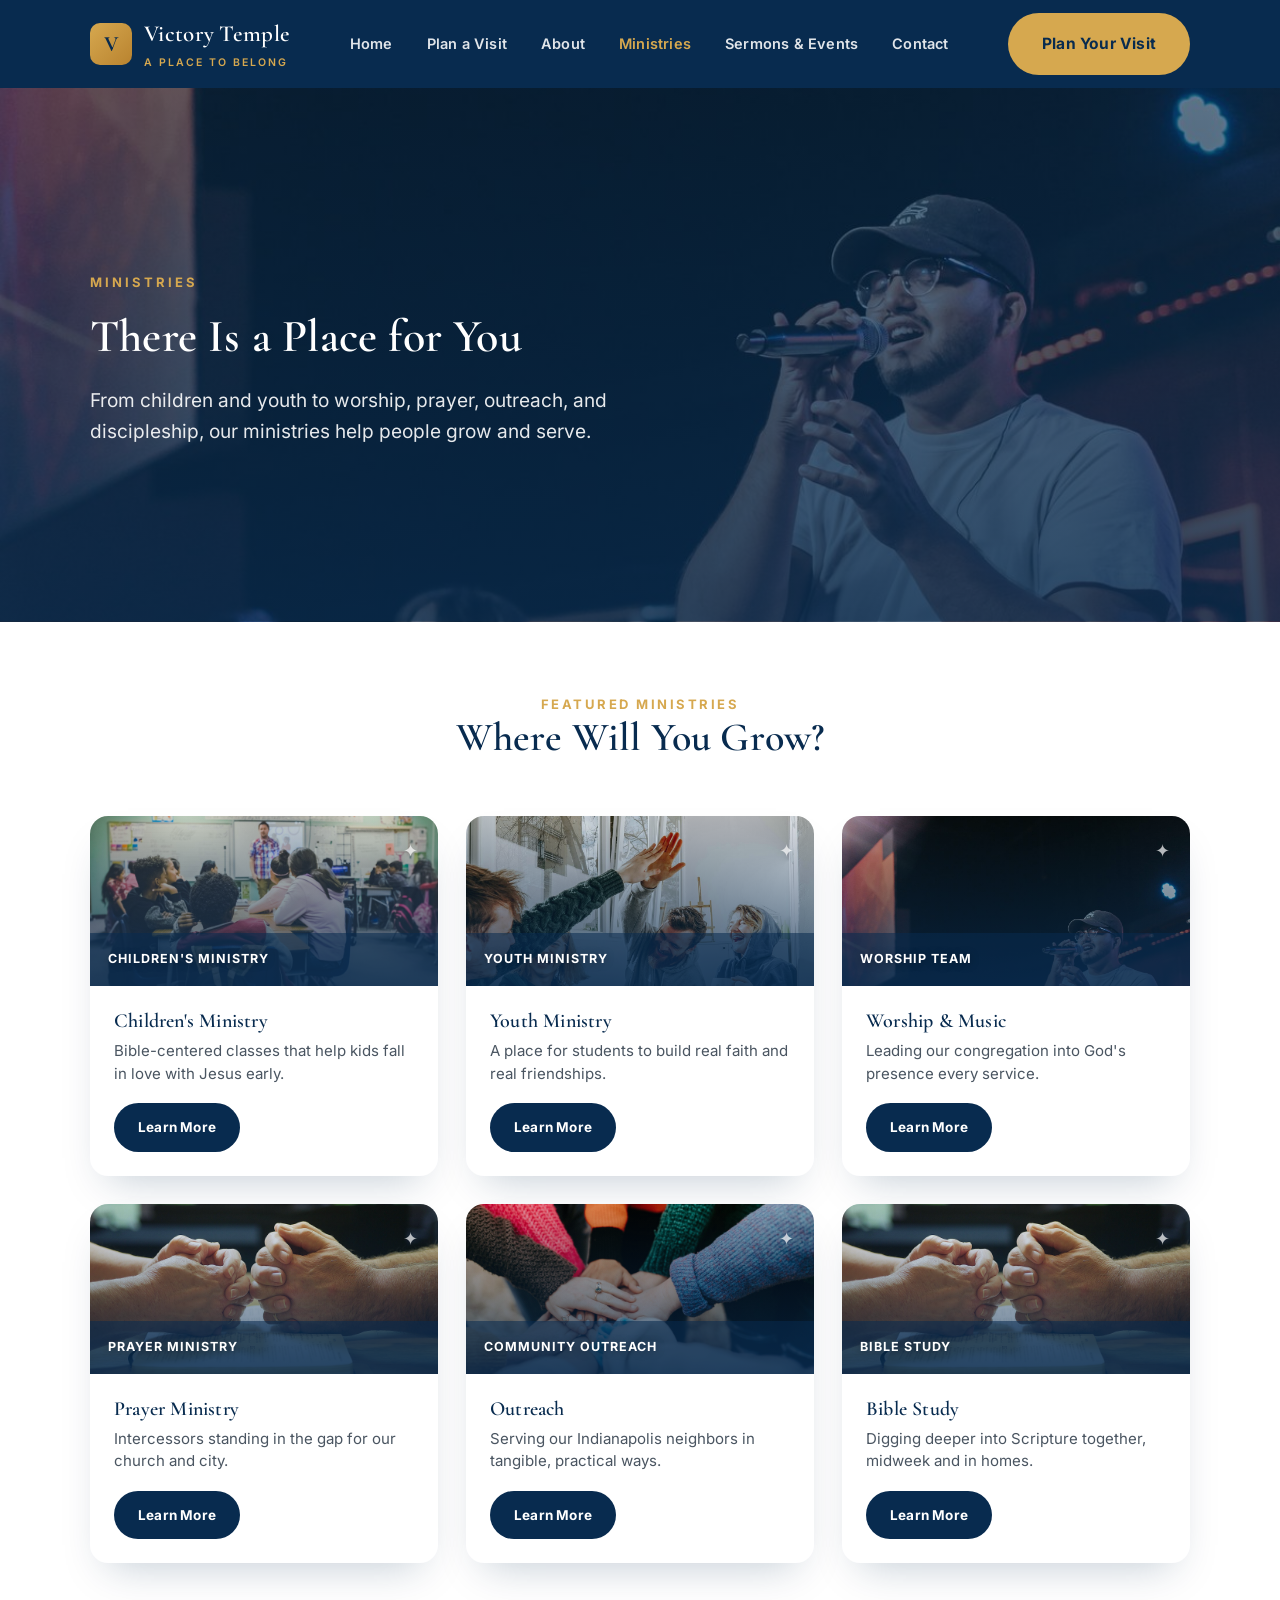
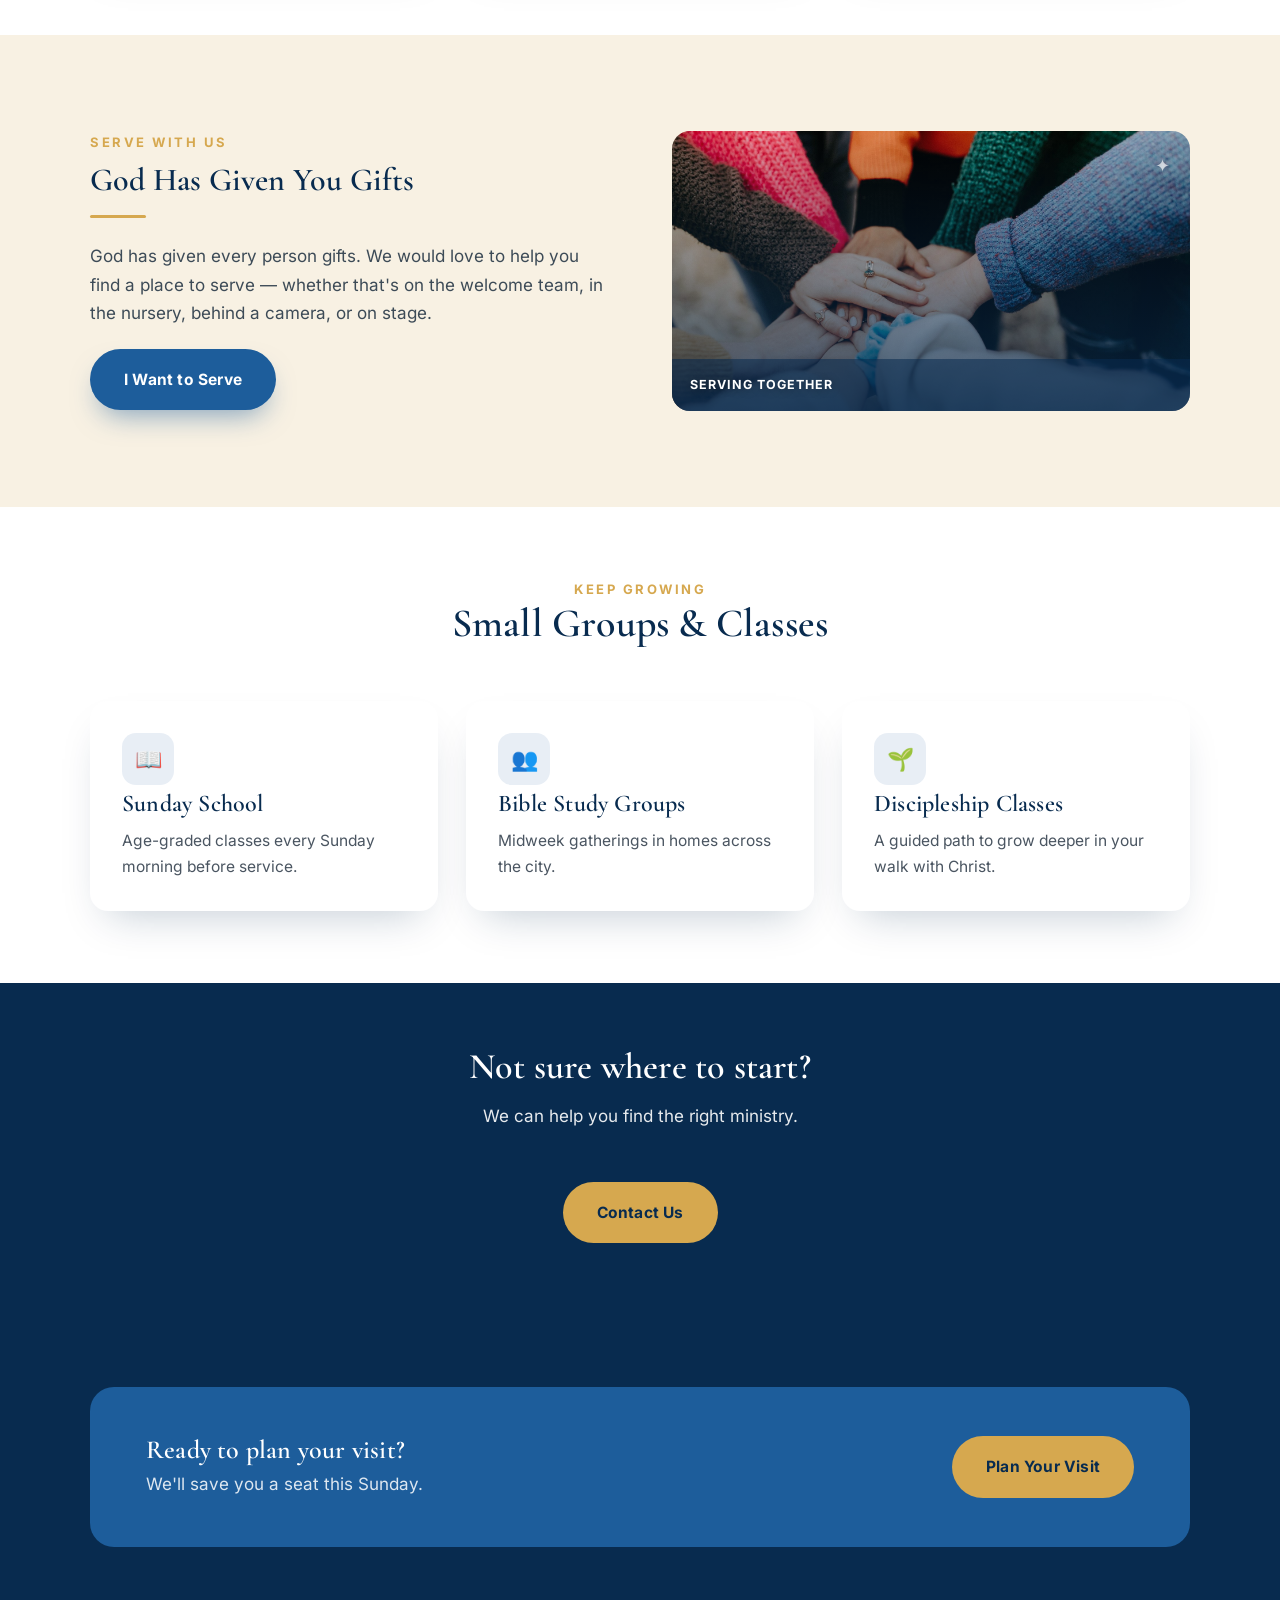
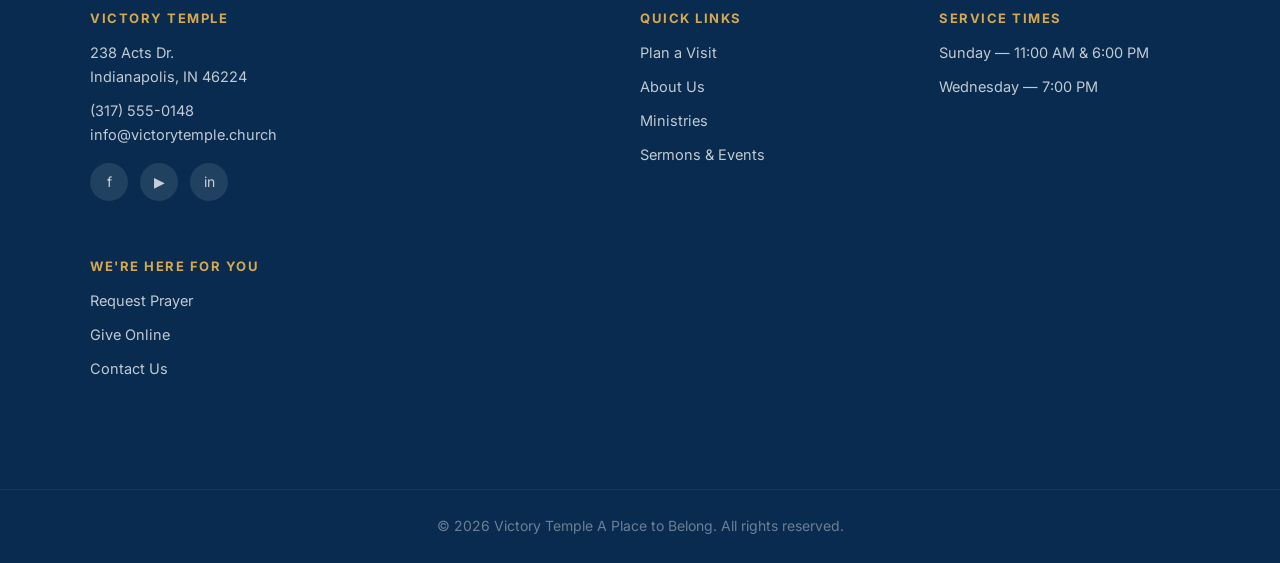
<file: ministries.html>
<!doctype html>
<html lang="en">
<head>
<meta charset="UTF-8">
<!-- CRITICAL FIXED LINE BELOW: Forces mobile screens to scale elements properly -->
<meta name="viewport" content="width=device-width, initial-scale=1.0">
<title>Victory Temple — Ministries</title>
<link rel="stylesheet" href="styles.css">
</head>
<body>
<header class="site">
  <div class="header-inner">
    <a href="index.html" style="text-decoration:none;"><div class="logo">
      <div class="logo-mark">V</div>
      <div class="logo-text">Victory Temple<span>A Place to Belong</span></div>
    </div></a>
    <nav class="primary">
      <a href="index.html">Home</a>
      <a href="plan-a-visit.html">Plan a Visit</a>
      <a href="about.html">About</a>
      <a href="ministries.html" style="color:var(--gold);">Ministries</a>
      <a href="contact.html#sermons">Sermons &amp; Events</a>
      <a href="contact.html#contact">Contact</a>
    </nav>
    <div class="header-cta"><a class="btn btn-gold" href="plan-a-visit.html">Plan Your Visit</a></div>
    <button class="hamburger-btn" aria-label="Open menu" aria-expanded="false">
      <span></span><span></span><span></span>
    </button>
  </div>
  <div class="mobile-nav-panel">
    <a href="index.html">Home</a>
      <a href="plan-a-visit.html">Plan a Visit</a>
      <a href="about.html">About</a>
      <a href="ministries.html" style="color:var(--gold);">Ministries</a>
      <a href="contact.html#sermons">Sermons &amp; Events</a>
      <a href="contact.html#contact">Contact</a>
    <a class="btn btn-gold" href="plan-a-visit.html">Plan Your Visit</a>
  </div>
</header>

<a href="plan-a-visit.html" class="mobile-sticky-visit">Plan Your Visit</a>

<section class="hero short" style="--photo-a:url('assets/images/worship-music.jpg');">
  <div class="hero-bg"></div>
  <div class="hero-inner">
    <div class="hero-eyebrow">Ministries</div>
    <h1>There Is a Place for You</h1>
    <p class="sub">From children and youth to worship, prayer, outreach, and discipleship, our ministries help people grow and serve.</p>
  </div>
</section>

<section class="tight" style="background:#fff;">
  <div class="wrap">
    <div class="section-head center">
      <div class="eyebrow">Featured Ministries</div>
      <h2>Where Will You Grow?</h2>
    </div>
    <div class="three-col" style="margin-bottom:28px;">
      <div class="tile">
        <div class="photo photo-children"><div class="tag">Children's Ministry</div></div>
        <div class="tile-body"><h3>Children's Ministry</h3><p>Bible-centered classes that help kids fall in love with Jesus early.</p><a class="btn btn-navy" href="contact.html#contact">Learn More</a></div>
      </div>
      <div class="tile">
        <div class="photo photo-youth"><div class="tag">Youth Ministry</div></div>
        <div class="tile-body"><h3>Youth Ministry</h3><p>A place for students to build real faith and real friendships.</p><a class="btn btn-navy" href="contact.html#contact">Learn More</a></div>
      </div>
      <div class="tile">
        <div class="photo photo-worship"><div class="tag">Worship Team</div></div>
        <div class="tile-body"><h3>Worship &amp; Music</h3><p>Leading our congregation into God's presence every service.</p><a class="btn btn-navy" href="contact.html#contact">Learn More</a></div>
      </div>
    </div>
    <div class="three-col">
      <div class="tile">
        <div class="photo photo-prayer"><div class="tag">Prayer Ministry</div></div>
        <div class="tile-body"><h3>Prayer Ministry</h3><p>Intercessors standing in the gap for our church and city.</p><a class="btn btn-navy" href="contact.html#contact">Learn More</a></div>
      </div>
      <div class="tile">
        <div class="photo photo-outreach"><div class="tag">Community Outreach</div></div>
        <div class="tile-body"><h3>Outreach</h3><p>Serving our Indianapolis neighbors in tangible, practical ways.</p><a class="btn btn-navy" href="contact.html#contact">Learn More</a></div>
      </div>
      <div class="tile">
        <div class="photo photo-bible-study"><div class="tag">Bible Study</div></div>
        <div class="tile-body"><h3>Bible Study</h3><p>Digging deeper into Scripture together, midweek and in homes.</p><a class="btn btn-navy" href="contact.html#contact">Learn More</a></div>
      </div>
    </div>
  </div>
</section>

<section>
  <div class="wrap">
    <div class="two-col">
      <div>
        <div class="eyebrow">Serve With Us</div>
        <h2 style="font-size:32px; margin-top:8px;">God Has Given You Gifts</h2>
        <div class="divider"></div>
        <p style="font-size:17px; color:#3d4b57;">God has given every person gifts. We would love to help you find a place to serve — whether that's on the welcome team, in the nursery, behind a camera, or on stage.</p>
        <a class="btn btn-primary" style="margin-top:22px; width:fit-content;" href="contact.html#contact">I Want to Serve</a>
      </div>
      <div class="photo photo-outreach" style="min-height:280px;"><div class="tag">Serving Together</div></div>
    </div>
  </div>
</section>

<section class="tight" style="background:#fff;">
  <div class="wrap">
    <div class="section-head center">
      <div class="eyebrow">Keep Growing</div>
      <h2>Small Groups &amp; Classes</h2>
    </div>
    <div class="three-col">
      <div class="card">
        <div class="icon-badge">📖</div>
        <h3>Sunday School</h3>
        <p>Age-graded classes every Sunday morning before service.</p>
      </div>
      <div class="card">
        <div class="icon-badge">👥</div>
        <h3>Bible Study Groups</h3>
        <p>Midweek gatherings in homes across the city.</p>
      </div>
      <div class="card">
        <div class="icon-badge">🌱</div>
        <h3>Discipleship Classes</h3>
        <p>A guided path to grow deeper in your walk with Christ.</p>
      </div>
    </div>
  </div>
</section>

<div class="banner blue">
  <div class="wrap">
    <h2>Not sure where to start?</h2>
    <p>We can help you find the right ministry.</p>
    <a class="btn btn-gold" href="contact.html#contact">Contact Us</a>
  </div>
</div>

<footer class="site">
  <div class="footer-cta">
    <div>
      <h3>Ready to plan your visit?</h3>
      <p style="margin-top:6px; color:rgba(255,255,255,0.85);">We'll save you a seat this Sunday.</p>
    </div>
    <a class="btn btn-gold" href="plan-a-visit.html">Plan Your Visit</a>
  </div>
  <div class="footer-grid">
    <div>
      <h4>Victory Temple</h4>
      <p>238 Acts Dr.<br>Indianapolis, IN 46224</p>
      <p>(317) 555-0148<br>info@victorytemple.church</p>
      <div class="social-row"><a href="https://facebook.com" target="_blank" rel="noopener" aria-label="Facebook">f</a><a href="https://youtube.com" target="_blank" rel="noopener" aria-label="YouTube">▶</a><a href="https://instagram.com" target="_blank" rel="noopener" aria-label="Instagram">in</a></div>
    </div>
    <div>
      <h4>Quick Links</h4>
      <a href="plan-a-visit.html">Plan a Visit</a><a href="about.html">About Us</a><a href="ministries.html">Ministries</a><a href="contact.html#sermons">Sermons &amp; Events</a>
    </div>
    <div>
      <h4>Service Times</h4>
      <p>Sunday — 11:00 AM &amp; 6:00 PM</p>
      <p>Wednesday — 7:00 PM</p>
    </div>
    <div>
      <h4>We're Here for You</h4>
      <a href="contact.html#prayer">Request Prayer</a><a href="contact.html#give">Give Online</a><a href="contact.html#contact">Contact Us</a>
    </div>
  </div>
  <div class="footer-bottom">© 2026 Victory Temple A Place to Belong. All rights reserved.</div>
</footer>

<script src="script.js"></script>
</body>
</html>
</file>
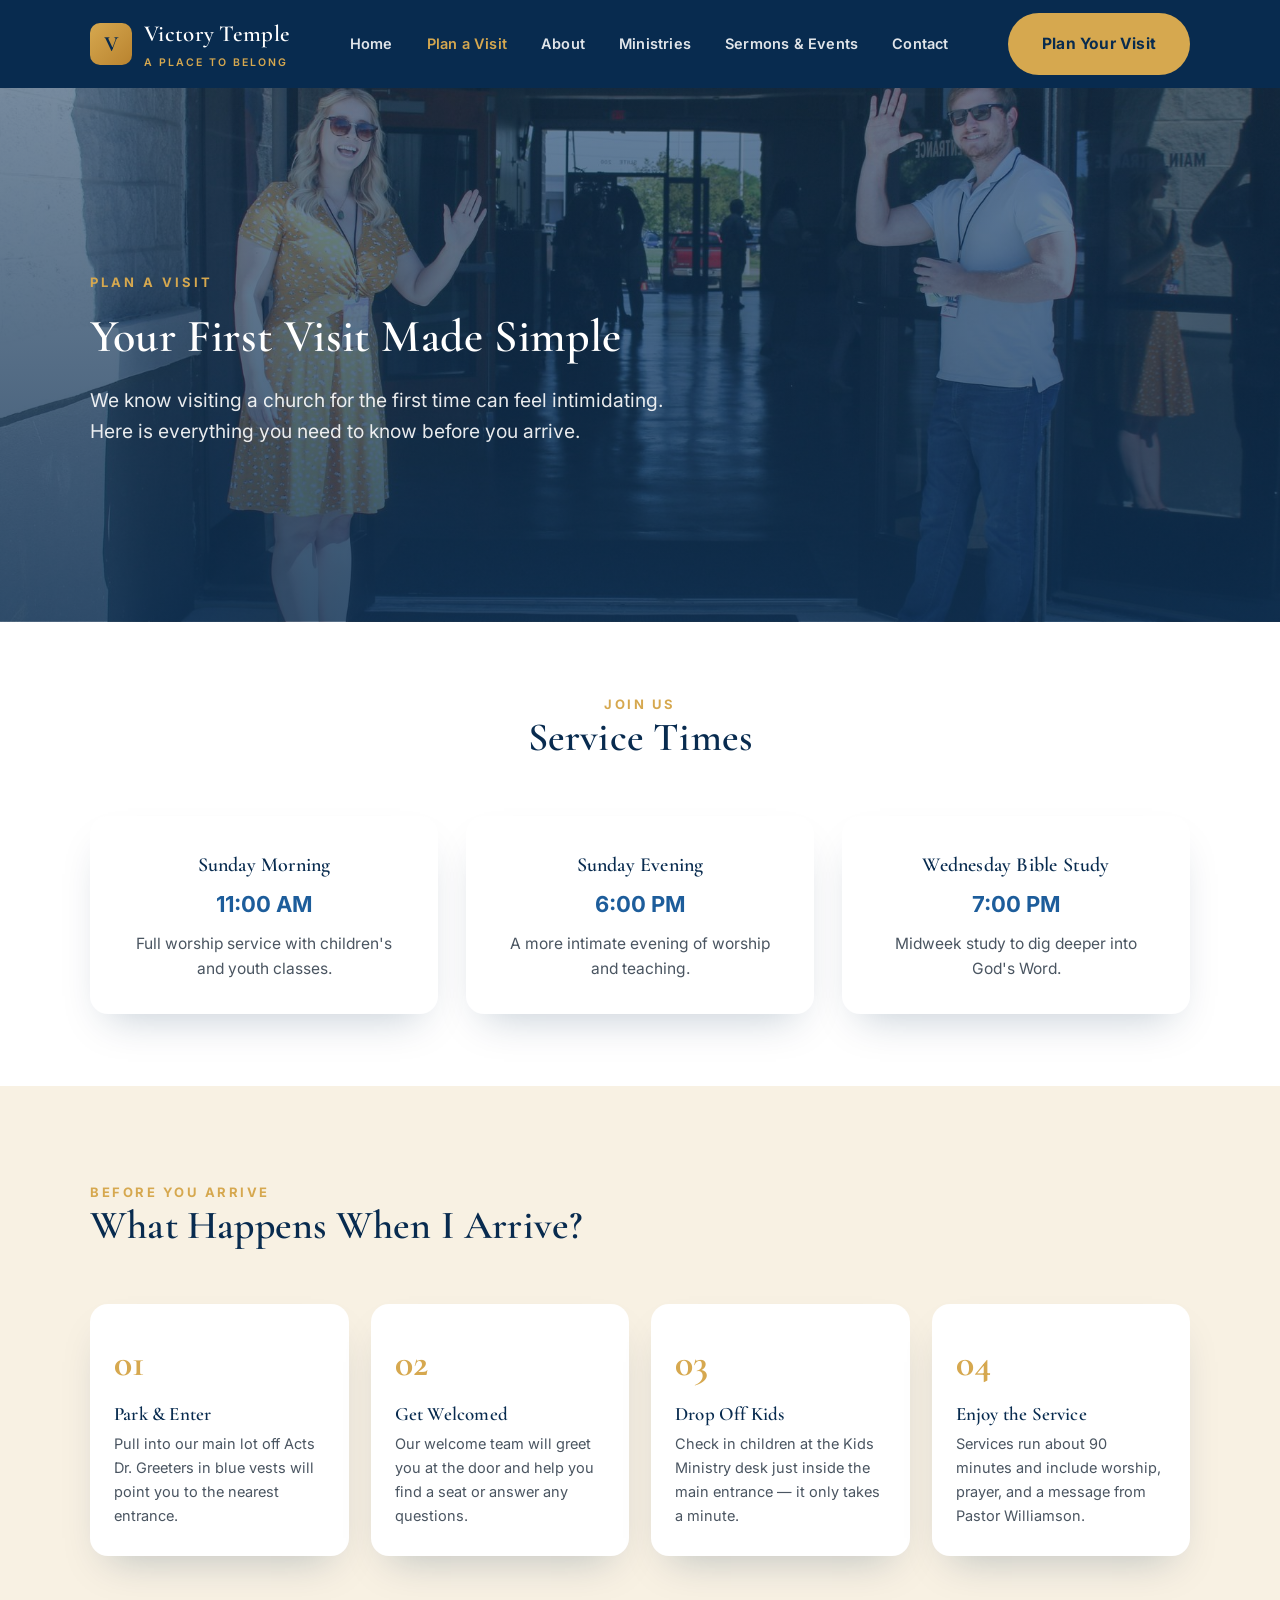
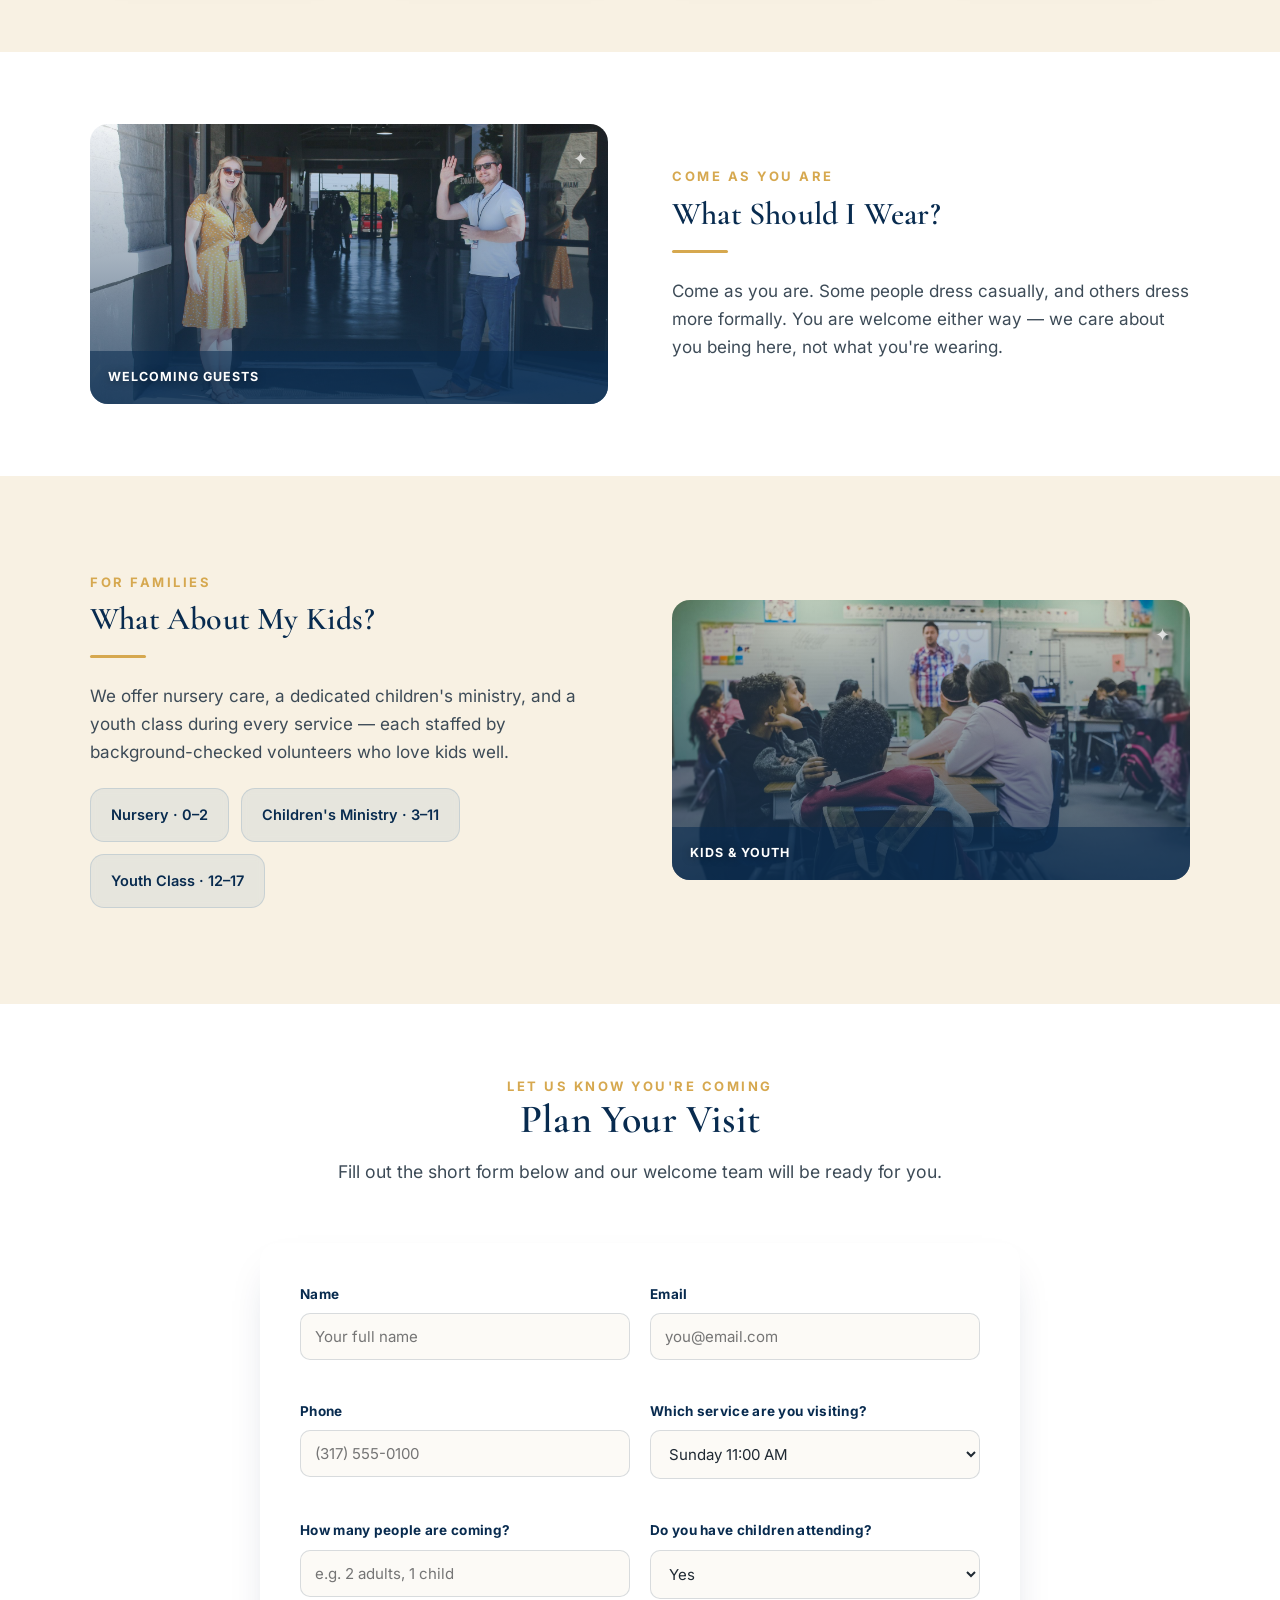
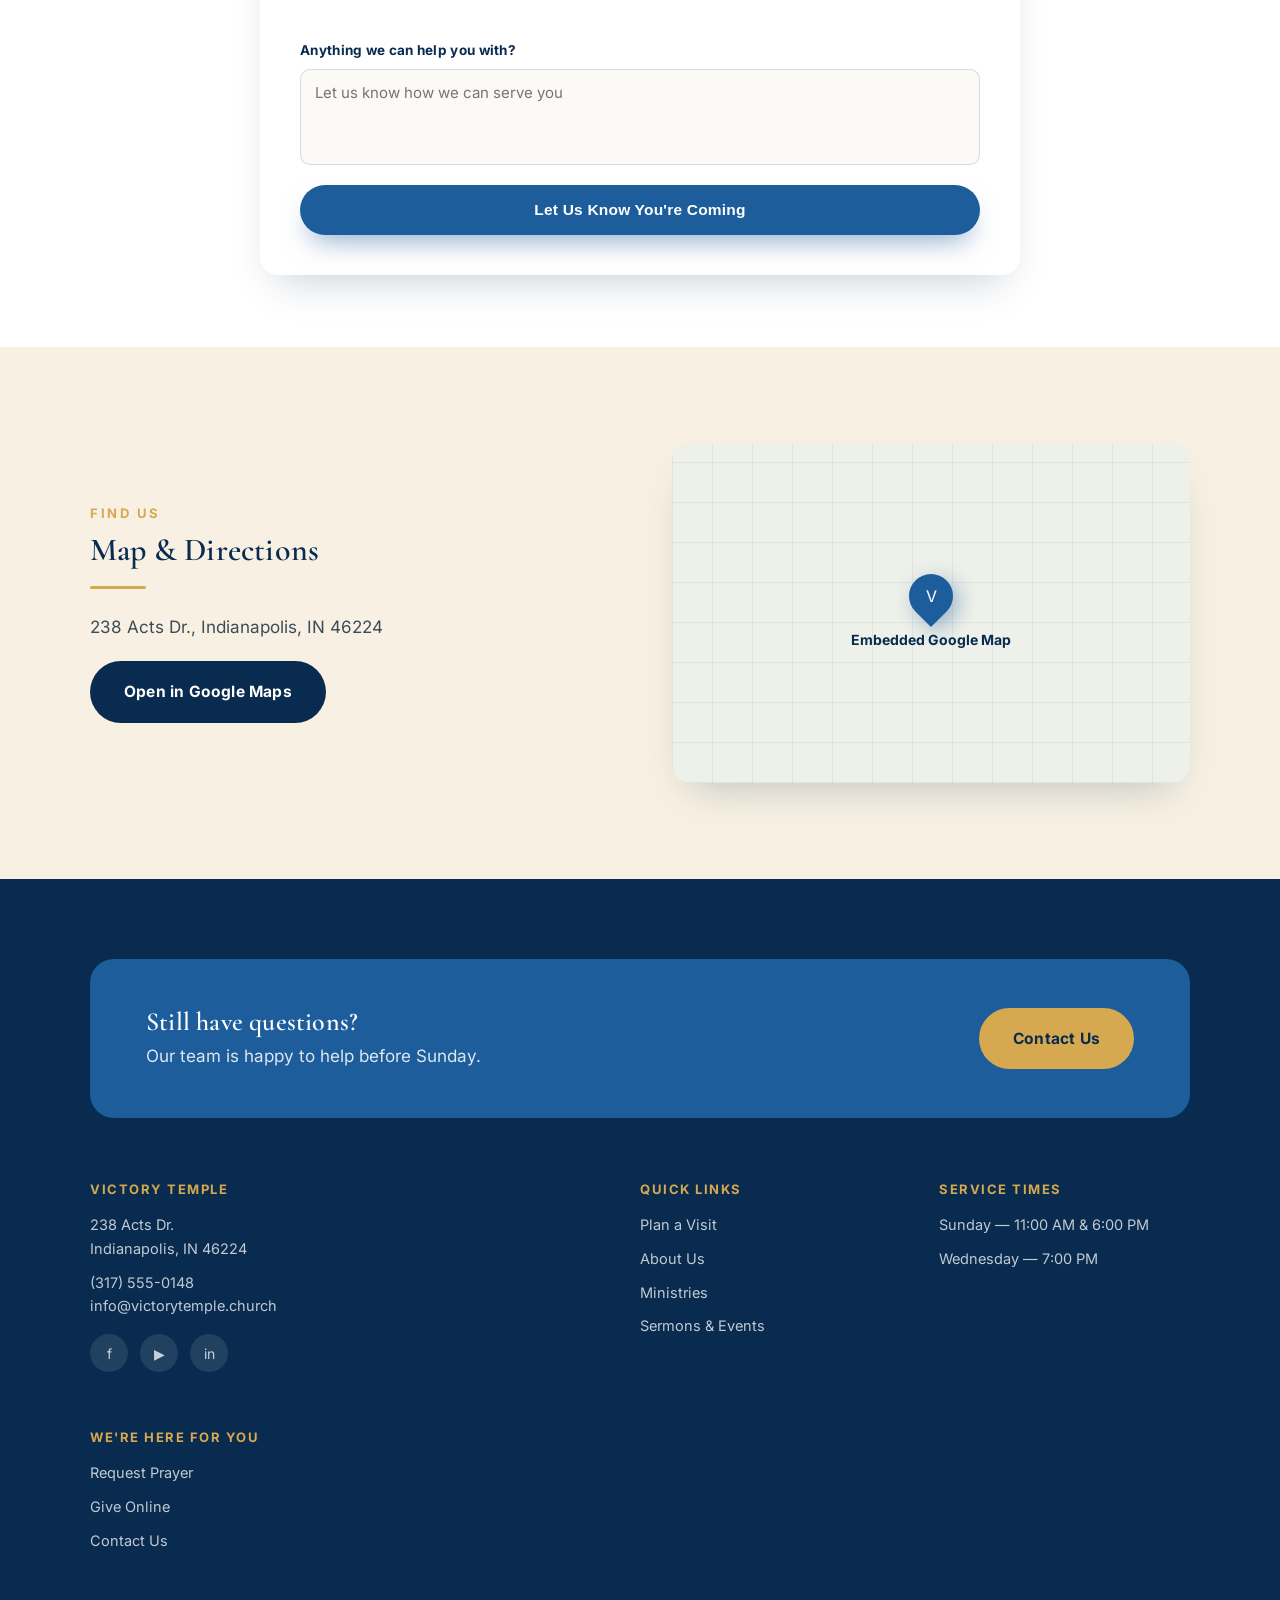
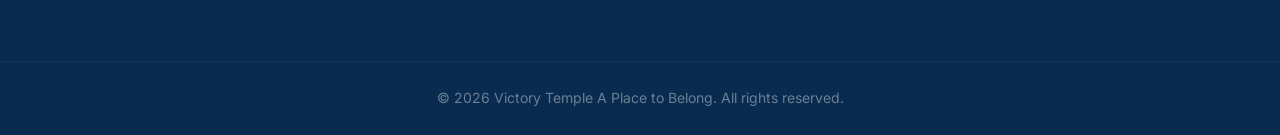
<file: plan-a-visit.html>
<!doctype html>
<html lang="en">
<head>
<meta charset="UTF-8">
<!-- CRITICAL FIXED LINE BELOW: Forces mobile screens to scale elements properly -->
<meta name="viewport" content="width=device-width, initial-scale=1.0">
<title>Victory Temple — Plan a Visit</title>
<link rel="stylesheet" href="styles.css">
</head>
<body>
<header class="site">
  <div class="header-inner">
    <a href="index.html" style="text-decoration:none;"><div class="logo">
      <div class="logo-mark">V</div>
      <div class="logo-text">Victory Temple<span>A Place to Belong</span></div>
    </div></a>
    <nav class="primary">
      <a href="index.html">Home</a>
      <a href="plan-a-visit.html" style="color:var(--gold);">Plan a Visit</a>
      <a href="about.html">About</a>
      <a href="ministries.html">Ministries</a>
      <a href="contact.html#sermons">Sermons &amp; Events</a>
      <a href="contact.html#contact">Contact</a>
    </nav>
    <div class="header-cta">
      <a class="btn btn-gold" href="plan-a-visit.html">Plan Your Visit</a>
    </div>
    <button class="hamburger-btn" aria-label="Open menu" aria-expanded="false">
      <span></span><span></span><span></span>
    </button>
  </div>
  <div class="mobile-nav-panel">
    <a href="index.html">Home</a>
      <a href="plan-a-visit.html" style="color:var(--gold);">Plan a Visit</a>
      <a href="about.html">About</a>
      <a href="ministries.html">Ministries</a>
      <a href="contact.html#sermons">Sermons &amp; Events</a>
      <a href="contact.html#contact">Contact</a>
    <a class="btn btn-gold" href="plan-a-visit.html">Plan Your Visit</a>
  </div>
</header>

<a href="plan-a-visit.html" class="mobile-sticky-visit">Plan Your Visit</a>

<section class="hero short" style="--photo-a:url('assets/images/church-welcome.jpg');">
  <div class="hero-bg"></div>
  <div class="hero-inner">
    <div class="hero-eyebrow">Plan A Visit</div>
    <h1>Your First Visit Made Simple</h1>
    <p class="sub">We know visiting a church for the first time can feel intimidating. Here is everything you need to know before you arrive.</p>
  </div>
</section>

<section class="tight" style="background:#fff;">
  <div class="wrap">
    <div class="section-head center">
      <div class="eyebrow">Join Us</div>
      <h2>Service Times</h2>
    </div>
    <div class="three-col">
      <div class="card" style="text-align:center;">
        <h3 style="font-size:20px;">Sunday Morning</h3>
        <p style="color:var(--blue); font-weight:700; font-size:22px; margin-top:10px;">11:00 AM</p>
        <p style="margin-top:8px;">Full worship service with children's and youth classes.</p>
      </div>
      <div class="card" style="text-align:center;">
        <h3 style="font-size:20px;">Sunday Evening</h3>
        <p style="color:var(--blue); font-weight:700; font-size:22px; margin-top:10px;">6:00 PM</p>
        <p style="margin-top:8px;">A more intimate evening of worship and teaching.</p>
      </div>
      <div class="card" style="text-align:center;">
        <h3 style="font-size:20px;">Wednesday Bible Study</h3>
        <p style="color:var(--blue); font-weight:700; font-size:22px; margin-top:10px;">7:00 PM</p>
        <p style="margin-top:8px;">Midweek study to dig deeper into God's Word.</p>
      </div>
    </div>
  </div>
</section>

<section>
  <div class="wrap">
    <div class="section-head">
      <div class="eyebrow">Before You Arrive</div>
      <h2>What Happens When I Arrive?</h2>
    </div>
    <div class="steps">
      <div class="step">
        <div class="num">01</div>
        <h3>Park &amp; Enter</h3>
        <p>Pull into our main lot off Acts Dr. Greeters in blue vests will point you to the nearest entrance.</p>
      </div>
      <div class="step">
        <div class="num">02</div>
        <h3>Get Welcomed</h3>
        <p>Our welcome team will greet you at the door and help you find a seat or answer any questions.</p>
      </div>
      <div class="step">
        <div class="num">03</div>
        <h3>Drop Off Kids</h3>
        <p>Check in children at the Kids Ministry desk just inside the main entrance — it only takes a minute.</p>
      </div>
      <div class="step">
        <div class="num">04</div>
        <h3>Enjoy the Service</h3>
        <p>Services run about 90 minutes and include worship, prayer, and a message from Pastor Williamson.</p>
      </div>
    </div>
  </div>
</section>

<section class="tight" style="background:#fff;">
  <div class="wrap">
    <div class="two-col">
      <div class="photo photo-welcome" style="min-height:280px;"><div class="tag">Welcoming Guests</div></div>
      <div>
        <div class="eyebrow">Come As You Are</div>
        <h2 style="font-size:32px; margin-top:8px;">What Should I Wear?</h2>
        <div class="divider"></div>
        <p style="font-size:17px; color:#3d4b57;">Come as you are. Some people dress casually, and others dress more formally. You are welcome either way — we care about you being here, not what you're wearing.</p>
      </div>
    </div>
  </div>
</section>

<section>
  <div class="wrap">
    <div class="two-col">
      <div>
        <div class="eyebrow">For Families</div>
        <h2 style="font-size:32px; margin-top:8px;">What About My Kids?</h2>
        <div class="divider"></div>
        <p style="font-size:17px; color:#3d4b57;">We offer nursery care, a dedicated children's ministry, and a youth class during every service — each staffed by background-checked volunteers who love kids well.</p>
        <div style="display:flex; gap:12px; margin-top:22px; flex-wrap:wrap;">
          <span class="fact-pill" style="background:rgba(29,93,155,0.08); border-color:rgba(29,93,155,0.15); color:var(--navy);">Nursery · 0–2</span>
          <span class="fact-pill" style="background:rgba(29,93,155,0.08); border-color:rgba(29,93,155,0.15); color:var(--navy);">Children's Ministry · 3–11</span>
          <span class="fact-pill" style="background:rgba(29,93,155,0.08); border-color:rgba(29,93,155,0.15); color:var(--navy);">Youth Class · 12–17</span>
        </div>
      </div>
      <div class="photo photo-children" style="min-height:280px;"><div class="tag">Kids &amp; Youth</div></div>
    </div>
  </div>
</section>

<section class="tight" style="background:#fff;">
  <div class="wrap">
    <div class="section-head center">
      <div class="eyebrow">Let Us Know You're Coming</div>
      <h2>Plan Your Visit</h2>
      <p>Fill out the short form below and our welcome team will be ready for you.</p>
    </div>
    <div class="form-card" style="max-width:760px; margin:0 auto;" id="visit-form">
      <!-- TODO: replace YOUR_FORM_ID with the real Formspree endpoint before launch -->
      <form action="https://formspree.io/f/YOUR_FORM_ID" method="POST">
        <input type="hidden" name="_subject" value="New Plan Your Visit submission — Victory Temple">
        <div class="form-grid">
          <div class="field"><label for="pv-name">Name</label><input id="pv-name" name="Name" placeholder="Your full name" required></div>
          <div class="field"><label for="pv-email">Email</label><input id="pv-email" name="Email" type="email" placeholder="you@email.com" required></div>
          <div class="field"><label for="pv-phone">Phone</label><input id="pv-phone" name="Phone" type="tel" placeholder="(317) 555-0100"></div>
          <div class="field"><label for="pv-service">Which service are you visiting?</label>
            <select id="pv-service" name="Service">
              <option>Sunday 11:00 AM</option>
              <option>Sunday 6:00 PM</option>
              <option>Wednesday 7:00 PM</option>
            </select>
          </div>
          <div class="field"><label for="pv-count">How many people are coming?</label><input id="pv-count" name="Party size" placeholder="e.g. 2 adults, 1 child"></div>
          <div class="field"><label for="pv-kids">Do you have children attending?</label>
            <select id="pv-kids" name="Children attending">
              <option>Yes</option>
              <option>No</option>
            </select>
          </div>
          <div class="field full"><label for="pv-notes">Anything we can help you with?</label><textarea id="pv-notes" name="Notes" placeholder="Let us know how we can serve you"></textarea></div>
        </div>
        <button type="submit" class="btn btn-primary" style="width:100%; justify-content:center; border:none; cursor:pointer;">Let Us Know You're Coming</button>
      </form>
    </div>
  </div>
</section>

<section>
  <div class="wrap">
    <div class="two-col">
      <div>
        <div class="eyebrow">Find Us</div>
        <h2 style="font-size:32px; margin-top:8px;">Map &amp; Directions</h2>
        <div class="divider"></div>
        <p style="font-size:17px; color:#3d4b57;">238 Acts Dr., Indianapolis, IN 46224</p>
        <a class="btn btn-navy" style="margin-top:20px; width:fit-content;" href="https://www.google.com/maps/search/?api=1&query=238+Acts+Dr+Indianapolis+IN+46224" target="_blank" rel="noopener">Open in Google Maps</a>
      </div>
      <div class="map-block"><div class="map-pin"><span>V</span></div><span style="font-weight:700; font-size:14px;">Embedded Google Map</span></div>
    </div>
  </div>
</section>

<footer class="site">
  <div class="footer-cta">
    <div>
      <h3>Still have questions?</h3>
      <p style="margin-top:6px; color:rgba(255,255,255,0.85);">Our team is happy to help before Sunday.</p>
    </div>
    <a class="btn btn-gold" href="contact.html#contact">Contact Us</a>
  </div>
  <div class="footer-grid">
    <div>
      <h4>Victory Temple</h4>
      <p>238 Acts Dr.<br>Indianapolis, IN 46224</p>
      <p>(317) 555-0148<br>info@victorytemple.church</p>
      <div class="social-row"><a href="https://facebook.com" target="_blank" rel="noopener" aria-label="Facebook">f</a><a href="https://youtube.com" target="_blank" rel="noopener" aria-label="YouTube">▶</a><a href="https://instagram.com" target="_blank" rel="noopener" aria-label="Instagram">in</a></div>
    </div>
    <div>
      <h4>Quick Links</h4>
      <a href="plan-a-visit.html">Plan a Visit</a><a href="about.html">About Us</a><a href="ministries.html">Ministries</a><a href="contact.html#sermons">Sermons &amp; Events</a>
    </div>
    <div>
      <h4>Service Times</h4>
      <p>Sunday — 11:00 AM &amp; 6:00 PM</p>
      <p>Wednesday — 7:00 PM</p>
    </div>
    <div>
      <h4>We're Here for You</h4>
      <a href="contact.html#prayer">Request Prayer</a><a href="contact.html#give">Give Online</a><a href="contact.html#contact">Contact Us</a>
    </div>
  </div>
  <div class="footer-bottom">© 2026 Victory Temple A Place to Belong. All rights reserved.</div>
</footer>

<script src="script.js"></script>
</body>
</html>
</file>
<file: styles.css>
@font-face {
  font-family: 'Cormorant Garamond';
  src: url('fonts/cormorant-garamond-latin-400-normal.woff2') format('woff2');
  font-weight: 400; font-style: normal; font-display: swap;
}
@font-face {
  font-family: 'Cormorant Garamond';
  src: url('fonts/cormorant-garamond-latin-500-normal.woff2') format('woff2');
  font-weight: 500; font-style: normal; font-display: swap;
}
@font-face {
  font-family: 'Cormorant Garamond';
  src: url('fonts/cormorant-garamond-latin-600-normal.woff2') format('woff2');
  font-weight: 600; font-style: normal; font-display: swap;
}
@font-face {
  font-family: 'Cormorant Garamond';
  src: url('fonts/cormorant-garamond-latin-700-normal.woff2') format('woff2');
  font-weight: 700; font-style: normal; font-display: swap;
}
@font-face {
  font-family: 'Inter';
  src: url('fonts/inter-latin-400-normal.woff2') format('woff2');
  font-weight: 400; font-style: normal; font-display: swap;
}
@font-face {
  font-family: 'Inter';
  src: url('fonts/inter-latin-500-normal.woff2') format('woff2');
  font-weight: 500; font-style: normal; font-display: swap;
}
@font-face {
  font-family: 'Inter';
  src: url('fonts/inter-latin-600-normal.woff2') format('woff2');
  font-weight: 600; font-style: normal; font-display: swap;
}
@font-face {
  font-family: 'Inter';
  src: url('fonts/inter-latin-700-normal.woff2') format('woff2');
  font-weight: 700; font-style: normal; font-display: swap;
}
@font-face {
  font-family: 'Inter';
  src: url('fonts/inter-latin-800-normal.woff2') format('woff2');
  font-weight: 800; font-style: normal; font-display: swap;
}

:root{
  --navy:#082B4F;
  --blue:#1D5D9B;
  --cream:#F8F1E3;
  --gold:#D6A84F;
  --teal:#5B8C83;
  --charcoal:#1F2933;
  --white:#FFFFFF;
  --navy-rgb: 8,43,79;
  --shadow: 0 20px 40px -18px rgba(8,43,79,0.25);
  --radius: 18px;
}

*{box-sizing:border-box; margin:0; padding:0;}
html{scroll-behavior:smooth;}
body{
  font-family:'Inter', sans-serif;
  background:var(--cream);
  color:var(--charcoal);
  font-size:17px;
  line-height:1.65;
  -webkit-font-smoothing:antialiased;
}
img,svg{display:block; max-width:100%;}
h1,h2,h3,h4{
  font-family:'Cormorant Garamond', serif;
  font-weight:600;
  color:var(--navy);
  line-height:1.12;
  letter-spacing:0.2px;
}
a{color:inherit; text-decoration:none;}
.wrap{max-width:1180px; margin:0 auto; padding:0 40px;}
.eyebrow{
  font-family:'Inter', sans-serif;
  font-size:13px;
  font-weight:700;
  letter-spacing:2.5px;
  text-transform:uppercase;
  color:var(--gold);
}
.divider{
  width:56px; height:3px; border-radius:2px;
  background:var(--gold);
  margin:18px 0 24px;
}
.divider.center{margin-left:auto; margin-right:auto;}

/* Buttons */
.btn{
  display:inline-flex; align-items:center; gap:8px;
  padding:16px 32px;
  border-radius:999px;
  font-weight:700;
  font-size:15.5px;
  letter-spacing:0.2px;
  cursor:pointer;
  border:2px solid transparent;
  transition:transform .15s ease;
}
.btn-primary{ background:var(--blue); color:var(--white); box-shadow:0 14px 28px -10px rgba(29,93,155,0.55); }
.btn-primary:hover{ transform:translateY(-1px); }
.btn-outline{ background:transparent; border-color:rgba(255,255,255,0.7); color:var(--white); }
.btn-outline.on-light{ border-color:var(--navy); color:var(--navy); }
.btn-gold{ background:var(--gold); color:var(--navy); }
.btn-navy{ background:var(--navy); color:var(--white); }

/* Header */
header.site{
  position:sticky; top:0; z-index:50;
  background:var(--navy);
  color:var(--white);
}
.header-inner{
  max-width:1180px; margin:0 auto; padding:0 40px;
  height:88px; display:flex; align-items:center; justify-content:space-between;
}
.logo{ display:flex; align-items:center; gap:12px; }
.logo-mark{
  width:42px; height:42px; border-radius:10px;
  background:linear-gradient(135deg, var(--gold), #b9832f);
  display:flex; align-items:center; justify-content:center;
  color:var(--navy); font-family:'Cormorant Garamond',serif; font-weight:700; font-size:22px;
}
.logo-text{ font-family:'Cormorant Garamond', serif; font-size:23px; font-weight:600; letter-spacing:0.3px; color:var(--white); }
.logo-text span{ display:block; font-family:'Inter',sans-serif; font-size:10.5px; letter-spacing:2px; font-weight:600; color:var(--gold); text-transform:uppercase; }
nav.primary{ display:flex; align-items:center; gap:34px; }
nav.primary a{ font-size:14.5px; font-weight:600; color:rgba(255,255,255,0.88); letter-spacing:0.2px; }
nav.primary a:hover{ color:var(--gold); }
.header-cta{ display:flex; align-items:center; gap:20px; }

/* mobile header rendering (shown as an annotated panel) */
.mobile-frame{
  border:1px solid rgba(8,43,79,0.12);
  border-radius:20px;
  overflow:hidden;
  box-shadow:var(--shadow);
}
.mobile-header{
  background:var(--navy); color:var(--white);
  display:flex; align-items:center; justify-content:space-between;
  padding:18px 20px;
}
.hamburger{ display:flex; flex-direction:column; gap:5px; }
.hamburger span{ width:24px; height:2.5px; background:var(--white); border-radius:2px; }
.mobile-sticky-cta{
  background:var(--blue); color:var(--white);
  text-align:center; padding:14px; font-weight:700; font-size:14.5px;
}

/* Hero */
.hero{
  position:relative;
  color:var(--white);
  overflow:hidden;
}
.hero-bg{
  position:absolute; inset:0;
  background:
    linear-gradient(180deg, rgba(8,43,79,0.55) 0%, rgba(8,43,79,0.82) 100%),
    var(--photo-a);
  background-size:cover; background-position:center;
}
.hero-inner{
  position:relative; z-index:2;
  max-width:1180px; margin:0 auto; padding:110px 40px 100px;
}
.hero.short .hero-inner{ padding:88px 40px 78px; }
.hero-eyebrow{
  font-size:13px; font-weight:700; letter-spacing:3px; text-transform:uppercase;
  color:var(--gold); margin-bottom:18px;
}
.hero h1{ color:var(--white); font-size:58px; max-width:760px; }
.hero.short h1{ font-size:46px; }
.hero p.sub{
  margin-top:22px; font-size:19px; max-width:600px; color:rgba(255,255,255,0.9); font-weight:400;
}
.hero-ctas{ margin-top:36px; display:flex; gap:16px; flex-wrap:wrap; }
.hero-facts{
  margin-top:52px; display:flex; gap:14px; flex-wrap:wrap;
}
.fact-pill{
  background:rgba(255,255,255,0.12);
  border:1px solid rgba(255,255,255,0.22);
  border-radius:14px;
  padding:14px 20px;
  font-size:14.5px;
  font-weight:600;
  backdrop-filter:blur(4px);
  display:flex; align-items:center; gap:10px;
}
.fact-pill .dot{ width:7px; height:7px; border-radius:50%; background:var(--gold); }

/* Sections */
section{ padding:96px 0; }
section.tight{ padding:72px 0; }
.section-head{ max-width:640px; margin-bottom:56px; }
.section-head.center{ margin-left:auto; margin-right:auto; text-align:center; }
.section-head h2{ font-size:40px; }
.section-head p{ margin-top:16px; font-size:17.5px; color:#3d4b57; }

.two-col{ display:grid; grid-template-columns:1fr 1fr; gap:64px; align-items:center; }
.three-col{ display:grid; grid-template-columns:repeat(3,1fr); gap:28px; }
.four-col{ display:grid; grid-template-columns:repeat(4,1fr); gap:24px; }

/* Photo placeholders */
.photo{
  border-radius:var(--radius);
  position:relative;
  overflow:hidden;
  display:flex; align-items:flex-end;
  color:var(--white);
  min-height:220px;
}
.photo .tag{
  position:relative; z-index:2;
  padding:16px 18px;
  font-size:12.5px; font-weight:700; letter-spacing:1px; text-transform:uppercase;
  background:rgba(8,43,79,0.55);
  width:100%;
}
.photo::before{
  content:''; position:absolute; inset:0; z-index:1;
}
.photo::after{
  content:'✦'; position:absolute; top:20px; right:20px; z-index:2;
  color:rgba(255,255,255,0.7); font-size:18px;
}
.p-a::before{ background:linear-gradient(140deg,#1D5D9B,#082B4F); }
.p-b::before{ background:linear-gradient(140deg,#5B8C83,#082B4F); }
.p-c::before{ background:linear-gradient(140deg,#D6A84F,#8a5b22); }
.p-d::before{ background:linear-gradient(140deg,#082B4F,#1D5D9B); }
.p-e::before{ background:linear-gradient(140deg,#5B8C83,#2f4a45); }

/* Cards */
.card{
  background:var(--white);
  border-radius:var(--radius);
  padding:32px;
  box-shadow:var(--shadow);
}
.card h3{ font-size:24px; margin-top:6px;}
.card p{ margin-top:10px; color:#4a5561; font-size:15.5px; }
.icon-badge{
  width:52px; height:52px; border-radius:14px;
  display:flex; align-items:center; justify-content:center;
  background:rgba(29,93,155,0.1);
  color:var(--blue); font-size:22px;
}

/* Ministry / event cards with photo top */
.tile{ background:var(--white); border-radius:var(--radius); overflow:hidden; box-shadow:var(--shadow); }
.tile .photo{ border-radius:0; min-height:170px; }
.tile-body{ padding:26px; }
.tile-body h3{ font-size:22px; }
.tile-body p{ margin-top:8px; color:#4a5561; font-size:15px; }
.tile-body .btn{ margin-top:18px; padding:11px 22px; font-size:13.5px; }

/* Banner CTA sections */
.banner{
  padding:80px 0;
  text-align:center;
  color:var(--white);
}
.banner.blue{ background:linear-gradient(120deg,var(--navy),var(--blue)); }
.banner.gold{ background:var(--cream); color:var(--navy); border-top:1px solid rgba(8,43,79,0.08); border-bottom:1px solid rgba(8,43,79,0.08); }
.banner h2{ font-size:36px; }
.banner.blue h2{ color:var(--white); }
.banner p{ margin-top:14px; font-size:17.5px; opacity:0.92; max-width:560px; margin-left:auto; margin-right:auto; }
.banner .btn{ margin-top:28px; }

/* Form */
.form-card{
  background:var(--white);
  border-radius:var(--radius);
  padding:40px;
  box-shadow:var(--shadow);
}
.form-grid{ display:grid; grid-template-columns:1fr 1fr; gap:20px; }
.field{ margin-bottom:20px; display:flex; flex-direction:column; gap:8px; }
.field.full{ grid-column:1 / -1; }
.field label{ font-size:13.5px; font-weight:700; color:var(--navy); letter-spacing:0.3px; }
.field input, .field select, .field textarea{
  border:1.5px solid rgba(8,43,79,0.15);
  border-radius:10px;
  padding:13px 14px;
  font-family:'Inter',sans-serif;
  font-size:15px;
  color:var(--charcoal);
  background:#fcfaf6;
}
.field textarea{ min-height:96px; resize:none; }
.form-note{ font-size:13px; color:#6b7680; margin-top:4px; }

/* Steps */
.steps{ display:grid; grid-template-columns:repeat(4,1fr); gap:22px; }
.step{ background:var(--white); border-radius:var(--radius); padding:28px 24px; box-shadow:var(--shadow); position:relative; }
.step .num{ font-family:'Cormorant Garamond',serif; font-size:38px; color:var(--gold); font-weight:700; }
.step h3{ font-size:19px; margin-top:8px; }
.step p{ font-size:14.5px; color:#4a5561; margin-top:8px; }

/* Belief / doctrine list */
.belief-grid{ display:grid; grid-template-columns:repeat(3,1fr); gap:20px; }
.belief{ background:var(--white); border-radius:14px; padding:22px; box-shadow:var(--shadow); border-left:4px solid var(--teal); }
.belief h4{ font-size:18px; }
.belief p{ font-size:14px; color:#4a5561; margin-top:6px; }

/* Quote / mission */
.mission{
  background:var(--navy);
  border-radius:24px;
  padding:64px;
  color:var(--white);
  text-align:center;
  position:relative;
}
.mission::before{ content:'“'; font-family:'Cormorant Garamond',serif; font-size:120px; color:var(--gold); position:absolute; top:0; left:40px; opacity:0.5; line-height:1;}
.mission p{ font-family:'Cormorant Garamond',serif; font-size:30px; font-weight:500; max-width:760px; margin:0 auto; line-height:1.4; }

/* Video card */
.video-card{ border-radius:var(--radius); overflow:hidden; box-shadow:var(--shadow); }
.video-thumb{
  position:relative; min-height:360px;
  background:linear-gradient(140deg,#082B4F,#1D5D9B);
  display:flex; align-items:center; justify-content:center;
}
.play-btn{
  width:78px; height:78px; border-radius:50%;
  background:rgba(255,255,255,0.95);
  display:flex; align-items:center; justify-content:center;
  box-shadow:0 10px 30px rgba(0,0,0,0.3);
}
.play-btn::before{ content:''; width:0; height:0; border-top:14px solid transparent; border-bottom:14px solid transparent; border-left:22px solid var(--navy); margin-left:6px; }
.video-meta{ background:var(--white); padding:26px 30px; display:flex; justify-content:space-between; align-items:center; }
.video-meta h3{ font-size:21px; }
.video-meta span{ font-size:13.5px; color:#6b7680; }

/* Event cards */
.event-card{ background:var(--white); border-radius:var(--radius); box-shadow:var(--shadow); overflow:hidden; display:flex; }
.event-date{
  background:var(--navy); color:var(--white); width:100px; flex-shrink:0;
  display:flex; flex-direction:column; align-items:center; justify-content:center;
}
.event-date .day{ font-family:'Cormorant Garamond',serif; font-size:36px; font-weight:700; }
.event-date .mon{ font-size:12px; letter-spacing:2px; text-transform:uppercase; color:var(--gold); }
.event-body{ padding:22px 26px; flex:1; }
.event-body h3{ font-size:19px; }
.event-body .meta{ font-size:13.5px; color:var(--blue); font-weight:600; margin-top:4px; }
.event-body p{ font-size:14.5px; color:#4a5561; margin-top:8px; }

/* Give section */
.give{
  background:linear-gradient(135deg, var(--gold), #b9832f);
  border-radius:24px; padding:60px; text-align:center; color:var(--navy);
}
.give h2{ color:var(--navy); font-size:34px; }
.give p{ margin-top:12px; font-size:16.5px; max-width:520px; margin-left:auto; margin-right:auto; }

/* Map */
.map-block{
  border-radius:var(--radius); overflow:hidden; box-shadow:var(--shadow);
  min-height:340px;
  background:
    repeating-linear-gradient(0deg, rgba(8,43,79,0.06) 0 1px, transparent 1px 40px),
    repeating-linear-gradient(90deg, rgba(8,43,79,0.06) 0 1px, transparent 1px 40px),
    #eef0ea;
  display:flex; align-items:center; justify-content:center; flex-direction:column; gap:10px;
  color:var(--navy);
}
.map-pin{
  width:44px; height:44px; border-radius:50% 50% 50% 0; background:var(--blue);
  transform:rotate(-45deg);
  display:flex; align-items:center; justify-content:center;
  box-shadow:0 8px 20px rgba(29,93,155,0.4);
}
.map-pin span{ transform:rotate(45deg); color:#fff; font-size:16px; }

/* Leadership */
.leader-card{ background:var(--white); border-radius:var(--radius); overflow:hidden; box-shadow:var(--shadow); text-align:center; }
.leader-card .photo{ border-radius:0; min-height:260px; }
.leader-card .info{ padding:26px; }
.leader-card h3{ font-size:22px; }
.leader-card .role{ color:var(--blue); font-weight:700; font-size:13px; letter-spacing:1px; text-transform:uppercase; margin-top:4px; }
.leader-card p.bio{ font-size:14.5px; color:#4a5561; margin-top:12px; }

/* Footer */
footer.site{ background:var(--navy); color:rgba(255,255,255,0.85); padding-top:80px; }
.footer-cta{
  background:var(--blue); border-radius:24px; padding:48px 56px;
  display:flex; align-items:center; justify-content:space-between; flex-wrap:wrap; gap:20px;
  margin:0 40px 64px; max-width:1100px; margin-left:auto; margin-right:auto;
  color:var(--white);
}
.footer-cta h3{ color:var(--white); font-size:26px; }
.footer-grid{ max-width:1180px; margin:0 auto; padding:0 40px 50px; display:grid; grid-template-columns:1.6fr 1fr 1fr 1fr; gap:40px; }
.footer-grid h4{ color:var(--gold); font-size:13px; letter-spacing:1.5px; text-transform:uppercase; margin-bottom:16px; font-family:'Inter',sans-serif; font-weight:700; }
.footer-grid p, .footer-grid a{ display:block; font-size:14.5px; color:rgba(255,255,255,0.75); margin-bottom:10px; }
.footer-grid a:hover{ color:var(--gold); }
.social-row{ display:flex; gap:12px; margin-top:16px; }
.social-row a{ width:38px; height:38px; border-radius:50%; background:rgba(255,255,255,0.1); display:flex; align-items:center; justify-content:center; font-size:14px; }
.footer-bottom{ border-top:1px solid rgba(255,255,255,0.12); text-align:center; padding:26px 40px; font-size:13px; color:rgba(255,255,255,0.55); }

/* Mobile nav */
.hamburger-btn{
  display:none;
  background:none; border:none; cursor:pointer;
  flex-direction:column; gap:5px; padding:8px;
}
.hamburger-btn span{ width:24px; height:2.5px; background:var(--white); border-radius:2px; transition:transform .2s ease, opacity .2s ease; }
.hamburger-btn.open span:nth-child(1){ transform:translateY(7.5px) rotate(45deg); }
.hamburger-btn.open span:nth-child(2){ opacity:0; }
.hamburger-btn.open span:nth-child(3){ transform:translateY(-7.5px) rotate(-45deg); }

.mobile-nav-panel{
  display:none;
  background:var(--navy);
  border-top:1px solid rgba(255,255,255,0.12);
  flex-direction:column;
  padding:8px 40px 24px;
}
.mobile-nav-panel.open{ display:flex; }
.mobile-nav-panel a{
  color:rgba(255,255,255,0.9);
  font-weight:600; font-size:16px;
  padding:14px 0;
  border-bottom:1px solid rgba(255,255,255,0.08);
}
.mobile-nav-panel .btn{ margin-top:18px; justify-content:center; }

.mobile-sticky-visit{
  display:none;
  position:fixed; bottom:0; left:0; right:0; z-index:60;
  background:var(--blue); color:var(--white);
  text-align:center; padding:14px; font-weight:700; font-size:15px;
  box-shadow:0 -8px 20px rgba(0,0,0,0.15);
}

/* Responsive breakpoints */
@media (max-width: 980px){
  nav.primary{ display:none; }
  .header-cta{ display:none; }
  .hamburger-btn{ display:flex; }
  .header-inner{ padding:0 24px; height:76px; }
  .wrap{ padding:0 24px; }
  .hero-inner{ padding:70px 24px 60px; }
  .hero h1{ font-size:38px; }
  .hero.short h1{ font-size:32px; }
  .hero p.sub{ font-size:16.5px; }
  section{ padding:64px 0; }
  section.tight{ padding:48px 0; }
  .two-col, .three-col, .four-col, .form-grid, .belief-grid, .steps{ grid-template-columns:1fr; }
  .section-head h2{ font-size:30px; }
  .mission{ padding:44px 28px; }
  .mission p{ font-size:22px; }
  .footer-cta{ flex-direction:column; text-align:center; margin:0 20px 48px; padding:36px 28px; }
  .footer-grid{ grid-template-columns:1fr 1fr; gap:32px; padding:0 24px 40px; }
  .event-card{ flex-direction:column; }
  .event-date{ width:100%; flex-direction:row; gap:8px; padding:12px; }
  .give{ padding:40px 24px; }
  body{ padding-bottom:56px; }
  .mobile-sticky-visit{ display:block; }
}

@media (max-width: 560px){
  .footer-grid{ grid-template-columns:1fr; }
  .hero h1{ font-size:30px; }
  .banner h2{ font-size:28px; }
}



/* Local stock photography added for church website */
.photo{
  background-size:cover;
  background-position:center;
  isolation:isolate;
}
.photo::before,
.p-a::before,
.p-b::before,
.p-c::before,
.p-d::before,
.p-e::before{
  background:linear-gradient(180deg, rgba(8,43,79,0.04) 0%, rgba(8,43,79,0.72) 100%);
}
.photo .tag{
  text-shadow:0 1px 8px rgba(0,0,0,0.35);
}
.photo-welcome{ background-image:url('assets/images/church-welcome.jpg'); background-position:center; }
.photo-sanctuary{ background-image:url('assets/images/sanctuary.jpg'); background-position:center; }
.photo-congregation{ background-image:url('assets/images/hero-worship.jpg'); background-position:center; }
.photo-pastor{ background-image:url('assets/images/pastor.jpg'); background-position:center; }
.photo-children{ background-image:url('assets/images/children-ministry.jpg'); background-position:center; }
.photo-youth{ background-image:url('assets/images/youth-ministry.jpg'); background-position:center; }
.photo-worship{ background-image:url('assets/images/worship-music.jpg'); background-position:center 35%; }
.photo-outreach{ background-image:url('assets/images/outreach.jpg'); background-position:center; }
.photo-prayer{ background-image:url('assets/images/prayer.jpg'); background-position:center; }
.photo-bible-study{ background-image:url('assets/images/bible-study.jpg'); background-position:center; }
.video-thumb{
  background:
    linear-gradient(180deg, rgba(8,43,79,0.18) 0%, rgba(8,43,79,0.74) 100%),
    url('assets/images/sermon.jpg') center/cover no-repeat;
}
/* ==========================================================================
   Responsive Architecture Extensions
   ========================================================================== */

/* Cleanup Rules for Inline Styled Classes */
.section-title-large { font-size: 36px; margin-top: 10px; }
.section-title-med { font-size: 32px; margin-top: 8px; }
.body-text { font-size: 17px; color: #3d4b57; }
.service-card-inner { display: flex; flex-direction: column; justify-content: center; }
.service-rows-container { display: flex; flex-direction: column; gap: 16px; margin-top: 8px; }
.service-row { display: flex; justify-content: space-between; border-bottom: 1px solid rgba(8,43,79,0.08); padding-bottom: 14px; }
.service-row.no-border { border-bottom: none; }
.service-name { font-weight: 600; }
.service-time { color: var(--blue); font-weight: 700; }
.directions-btn { margin-top: 26px; width: fit-content; }
.video-text-container { display: flex; flex-direction: column; }
.video-subtext { color: #6b7680; font-size: 14px; margin-top: 4px; }

/* Interactive Hamburger & Nav Structures */
.hamburger-btn {
  display: none;
  flex-direction: column;
  gap: 5px;
  background: none;
  border: none;
  cursor: pointer;
  padding: 8px;
  z-index: 100;
}
.hamburger-btn span {
  width: 24px;
  height: 2.5px;
  background: var(--white);
  border-radius: 2px;
  transition: transform 0.3s ease, opacity 0.3s ease;
}
.hamburger-btn.open span:nth-child(1) { transform: translateY(7.5px) rotate(45deg); }
.hamburger-btn.open span:nth-child(2) { opacity: 0; }
.hamburger-btn.open span:nth-child(3) { transform: translateY(-7.5px) rotate(-45deg); }

.mobile-nav-panel {
  display: none;
  position: absolute;
  top: 88px; left: 0; right: 0;
  background: var(--navy);
  flex-direction: column;
  padding: 24px 40px;
  gap: 20px;
  border-top: 1px solid rgba(255,255,255,0.1);
  box-shadow: 0 10px 20px rgba(0,0,0,0.15);
}
.mobile-nav-panel.active { display: flex; }
.mobile-nav-panel a { font-size: 16px; font-weight: 600; color: rgba(255,255,255,0.9); }
.mobile-nav-panel .btn { text-align: center; justify-content: center; margin-top: 10px; }

.mobile-sticky-visit {
  display: none;
  position: fixed;
  bottom: 0; left: 0; right: 0;
  background: var(--blue);
  color: var(--white);
  text-align: center;
  padding: 16px;
  font-weight: 700;
  font-size: 15px;
  z-index: 40;
  box-shadow: 0 -4px 15px rgba(0,0,0,0.1);
}

/* Video Card & Banner Foundations */
.video-card {
  display: flex;
  background: var(--white);
  border-radius: var(--radius);
  overflow: hidden;
  box-shadow: var(--shadow);
}
.video-thumb {
  width: 45%; min-height: 240px;
  background: #111 linear-gradient(135deg, var(--navy), var(--blue));
  display: flex; align-items: center; justify-content: center;
  position: relative;
}
.play-btn {
  width: 56px; height: 56px; background: var(--white); border-radius: 50%;
  display: flex; align-items: center; justify-content: center; cursor: pointer;
  box-shadow: 0 4px 12px rgba(0,0,0,0.15);
}
.play-btn::after {
  content: ''; border-style: solid; border-width: 8px 0 8px 14px;
  border-color: transparent transparent transparent var(--navy); margin-left: 4px;
}
.video-meta { padding: 32px; flex: 1; display: flex; flex-direction: column; justify-content: space-between; gap: 20px; }
.video-meta h3 { font-family: 'Cormorant Garamond', serif; font-size: 26px; color: var(--navy); }
.video-cta-btn { width: fit-content; }

.banner { padding: 64px 0; text-align: center; color: var(--white); }
.banner.blue { background: var(--navy); }
.banner.gold { background: var(--gold); color: var(--navy); }
.banner h2 { font-size: 36px; margin-bottom: 8px; color: inherit; }
.banner p { font-size: 17px; margin-bottom: 24px; opacity: 0.9; }

/* Structural Tiles */
.tile { background: var(--white); border-radius: var(--radius); overflow: hidden; box-shadow: var(--shadow); }
.tile-body { padding: 24px; }
.tile-body h3 { font-size: 20px; color: var(--navy); }
.tile-body p { margin-top: 8px; font-size: 15px; color: #4a5561; line-height: 1.5; }

/* Footer Elements */
.site-footer { background: #051b33; color: rgba(255,255,255,0.8); padding: 64px 0 32px; border-top: 1px solid rgba(255,255,255,0.05); }
.footer-grid { display: grid; grid-template-columns: 2fr 1fr 1fr; gap: 48px; }
.footer-desc { margin-top: 16px; font-size: 15px; line-height: 1.6; max-width: 320px; }
.site-footer h4 { color: var(--white); font-family: 'Inter', sans-serif; font-size: 15px; font-weight: 700; text-transform: uppercase; letter-spacing: 1px; margin-bottom: 18px; }
.footer-links { display: flex; flex-direction: column; gap: 12px; }
.footer-links a:hover { color: var(--gold); }
.footer-info { font-size: 15px; margin-bottom: 8px; }
.footer-bottom { border-top: 1px solid rgba(255,255,255,0.05); margin-top: 48px; padding-top: 24px; text-align: center; font-size: 14px; color: rgba(255,255,255,0.4); }

/* ==========================================================================
   Media Queries — Tablet Breakpoint (992px)
   ========================================================================== */
@media (max-width: 992px) {
  .three-col { grid-template-columns: repeat(2, 1fr); gap: 24px; }
  .four-col { grid-template-columns: repeat(2, 1fr); gap: 24px; }
  .footer-grid { grid-template-columns: 1fr 1fr; gap: 40px; }
  .hero h1 { font-size: 46px; }
}

/* ==========================================================================
   Media Queries — Mobile Breakpoint (768px)
   ========================================================================== */
@media (max-width: 768px) {
  /* Layout Padding Adjustments */
  section { padding: 56px 0; }
  section.tight { padding: 48px 0; }
  .wrap { padding: 0 24px; }
  
  /* Flex & Grid Destructuring (Forces vertical stacking) */
  .two-col, .three-col, .four-col, .footer-grid { 
    grid-template-columns: 1fr; 
    gap: 32px; 
  }
  
  /* Force specific layouts like service sections to display sequentially */
  .alignment-stretch-mobile { align-items: initial; }
  .custom-mobile-photo-height { min-height: 240px !important; order: -1; }
  
  /* Typography Scaling Improvements */
  .hero h1 { font-size: 34px; line-height: 1.15; }
  .hero p.sub { font-size: 16px; margin-top: 14px; }
  .section-head h2 { font-size: 28px; }
  .section-title-large { font-size: 28px; }
  .section-title-med { font-size: 26px; }
  .section-head { margin-bottom: 36px; }
  
  /* Buttons & CTA adaptations */
  .hero-ctas { width: 100%; }
  .hero-ctas .btn { width: 100%; justify-content: center; }
  .hero-facts { margin-top: 36px; gap: 8px; }
  .fact-pill { width: 100%; font-size: 13.5px; padding: 12px 16px; }
  
  /* Header Adjustments */
  nav.primary, .header-cta { display: none; }
  .hamburger-btn { display: flex; }
  .header-inner { height: 72px; padding: 0 24px; }
  .mobile-nav-panel { top: 72px; padding: 24px; }
  .mobile-sticky-visit { display: block; }
  
  /* Card Padding Optimization */
  .card { padding: 24px; }
  
  /* Video Card Unstacking */
  .video-card { flex-direction: column; }
  .video-thumb { width: 100%; min-height: 180px; }
  .video-meta { padding: 24px; }
  .video-meta h3 { font-size: 22px; }
  .video-cta-btn { width: 100%; text-align: center; justify-content: center; }
  
  /* Banners Optimization */
  .banner { padding: 48px 0; }
  .banner h2 { font-size: 26px; }
  .banner p { font-size: 15px; }
  .banner-wrap .btn { width: 100%; justify-content: center; }
  
  /* Footers Correction */
  .footer-desc { max-width: 100%; }
}
</file>
